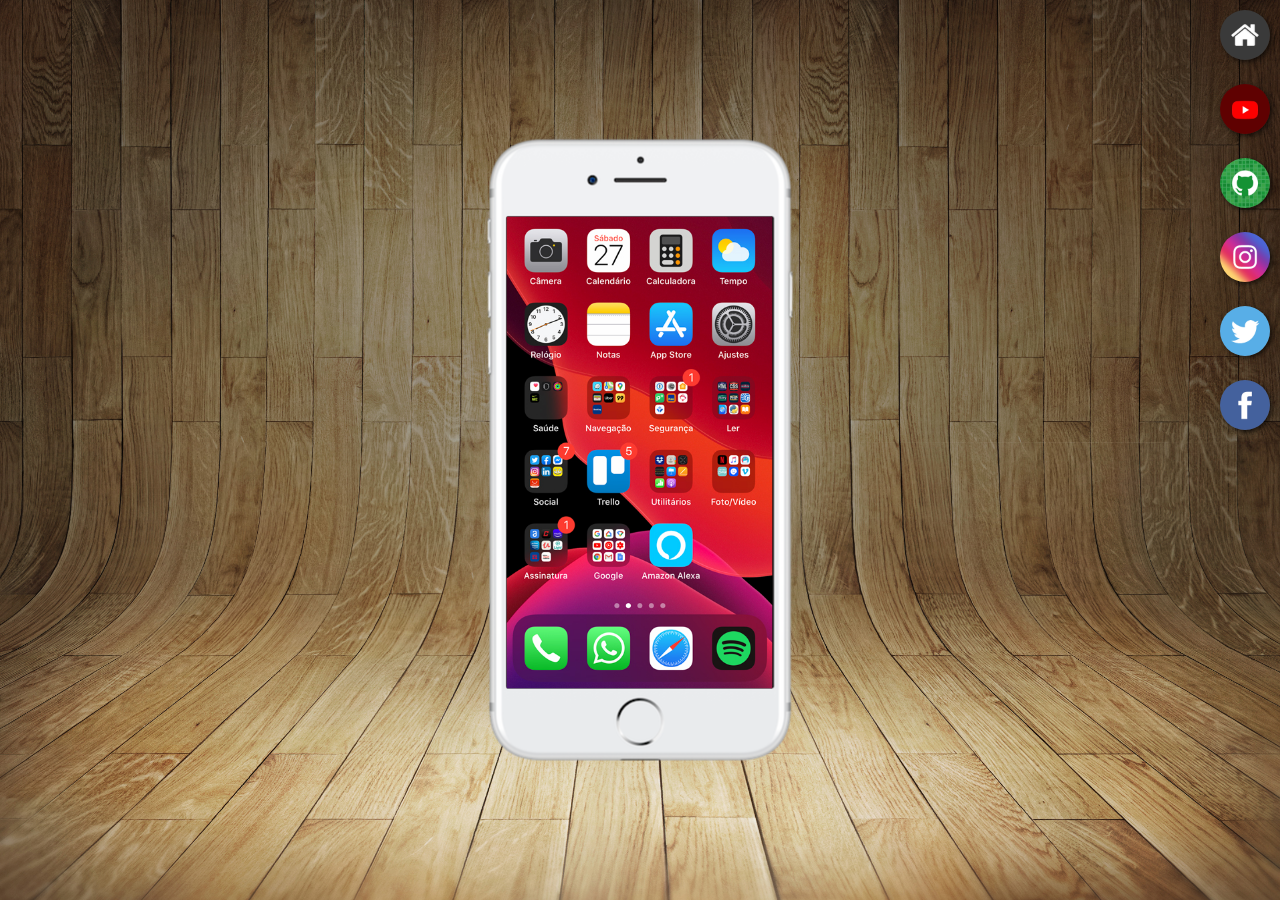
<file: index.html>
<!DOCTYPE html>
<html lang="pt-br">
<head>
    <meta charset="UTF-8">
    <meta name="viewport" content="width=device-width, initial-scale=1.0">
    <title>Social</title>
    <link rel="shortcut icon" href="imagens/favicon.ico" type="image/x-icon">
    <link rel="stylesheet" href="estilos/style.css">
</head>
<body>
    <main>
        <section id="telefone">
            <iframe src="home.html" name="tela" id="tela" frameborder="0"></iframe>

        </section>

        <section id="menu">
            <a href="home.html" target="tela"> <img src="imagens/logo-home.jpg" alt="home"></a><br>
            <a href="youtube.html" target="tela"> <img src="imagens/logo-youtube.jpg" alt="tube"></a> <br>
            <a href="github.html" target="tela"> <img src="imagens/logo-github.jpg" alt="github"></a><br>
            <a href="insta.html" target="tela"> <img src="imagens/logo-instagram.jpg" alt="inst"></a><br>
            <a href="x.html" target="tela"> <img src="imagens/logo-twitter.jpg" alt="x"></a><br>
            <a href="face.html" target="tela"> <img src="imagens/logo-facebook.jpg" alt="facebook"></a><br>
            
            
            
           
            

        </section>
    </main>
    
</body>
</html>
</file>
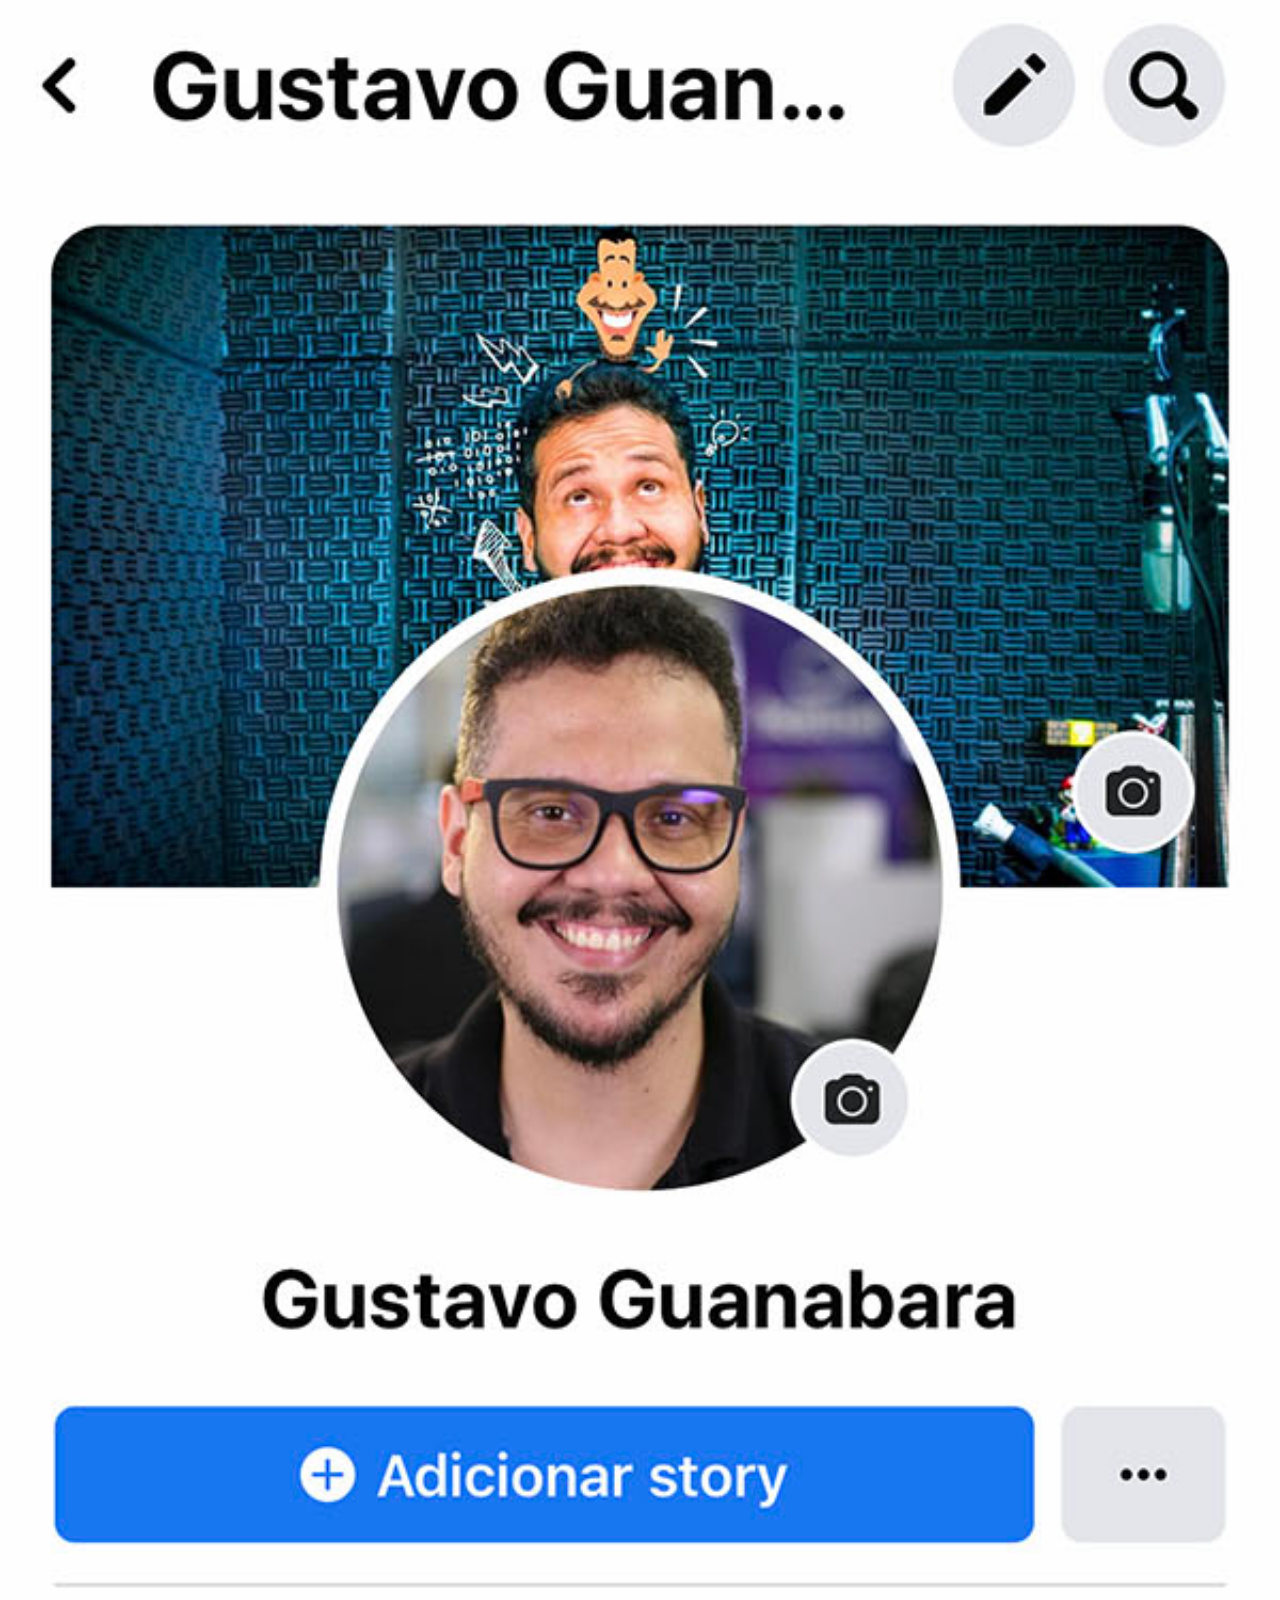
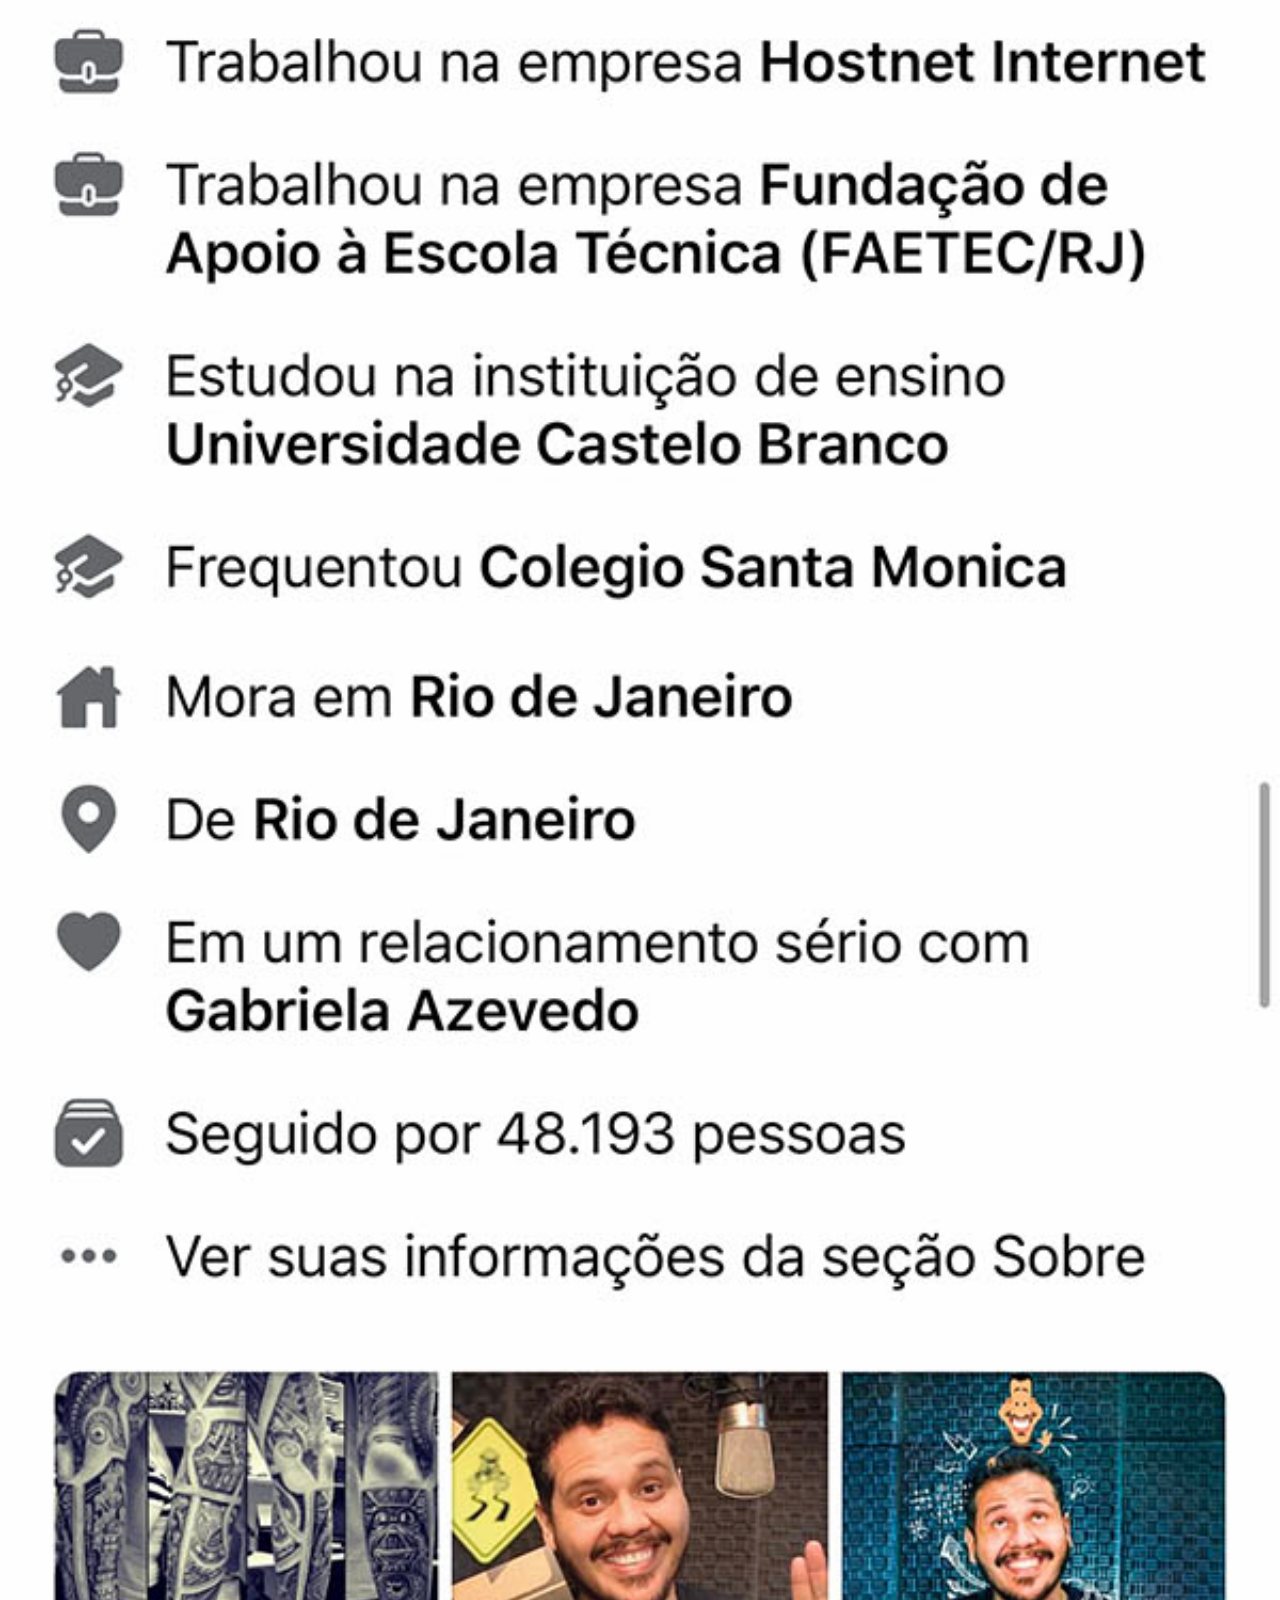
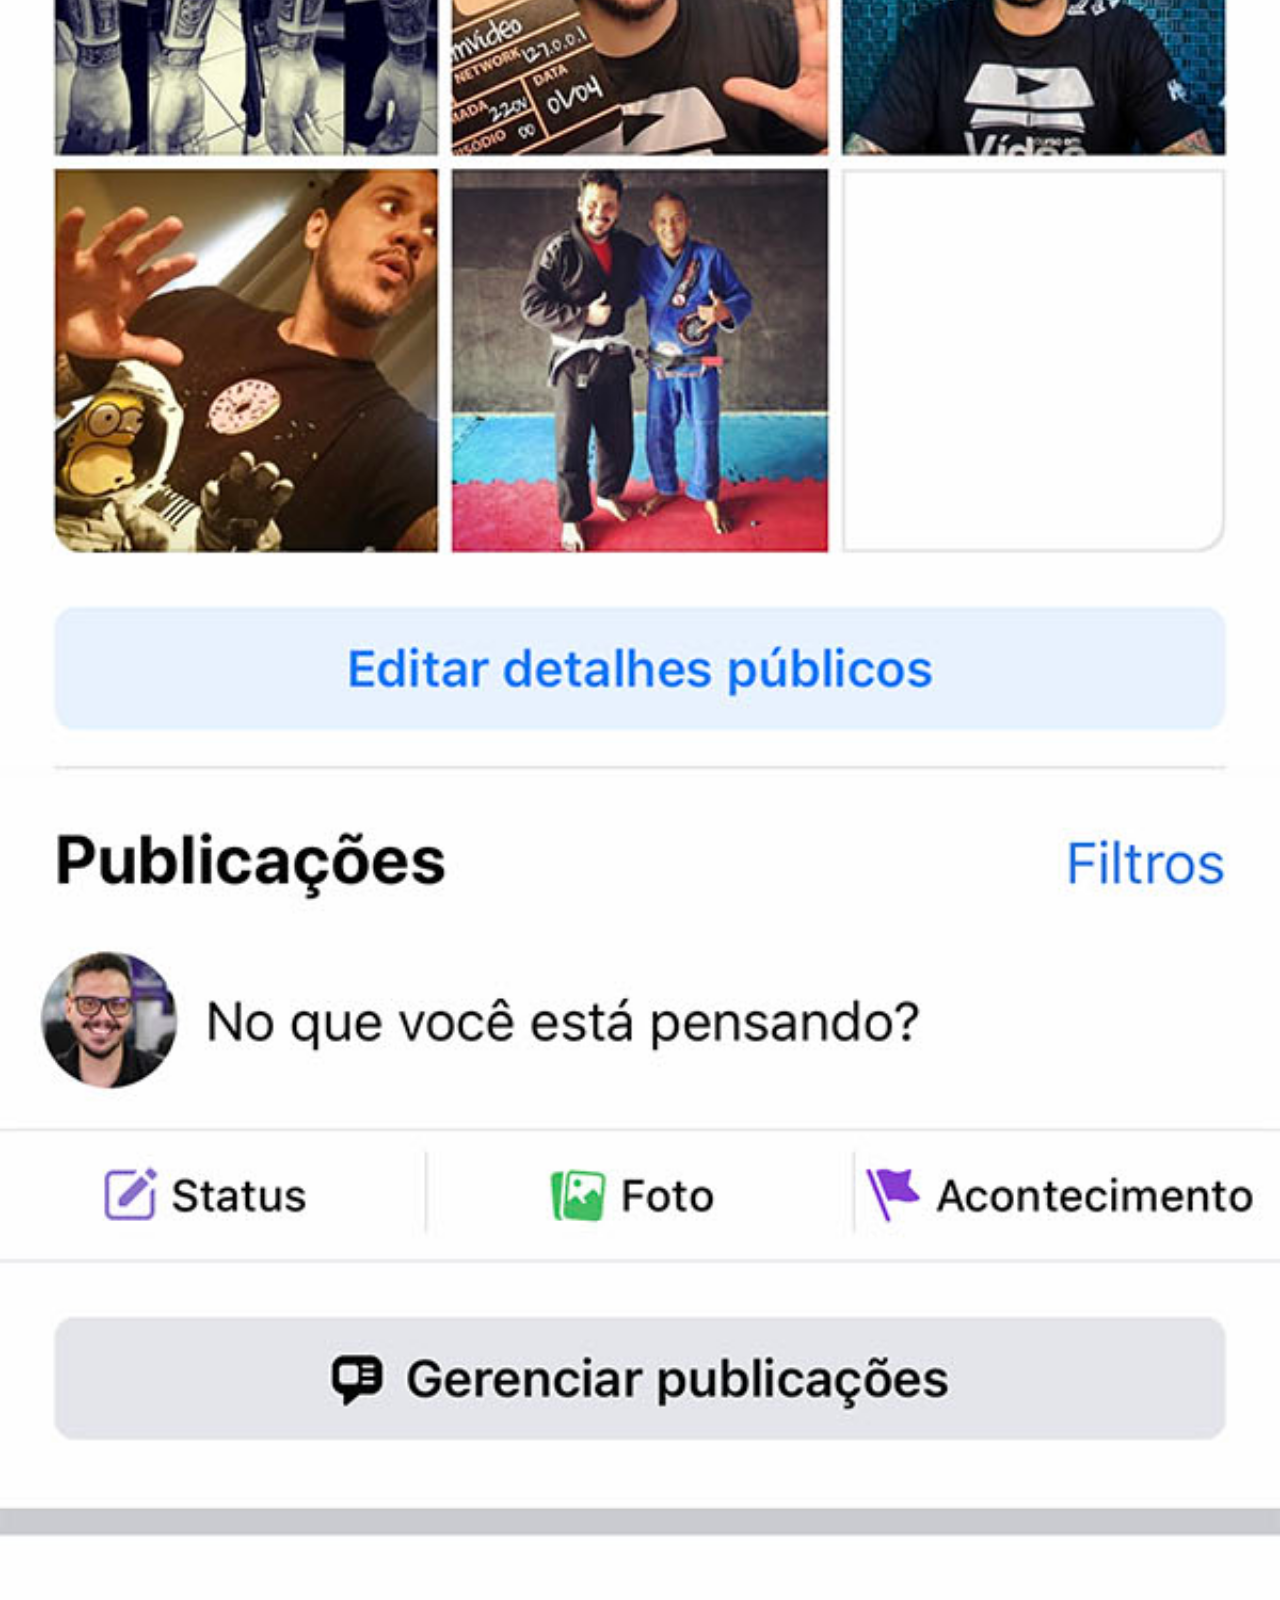
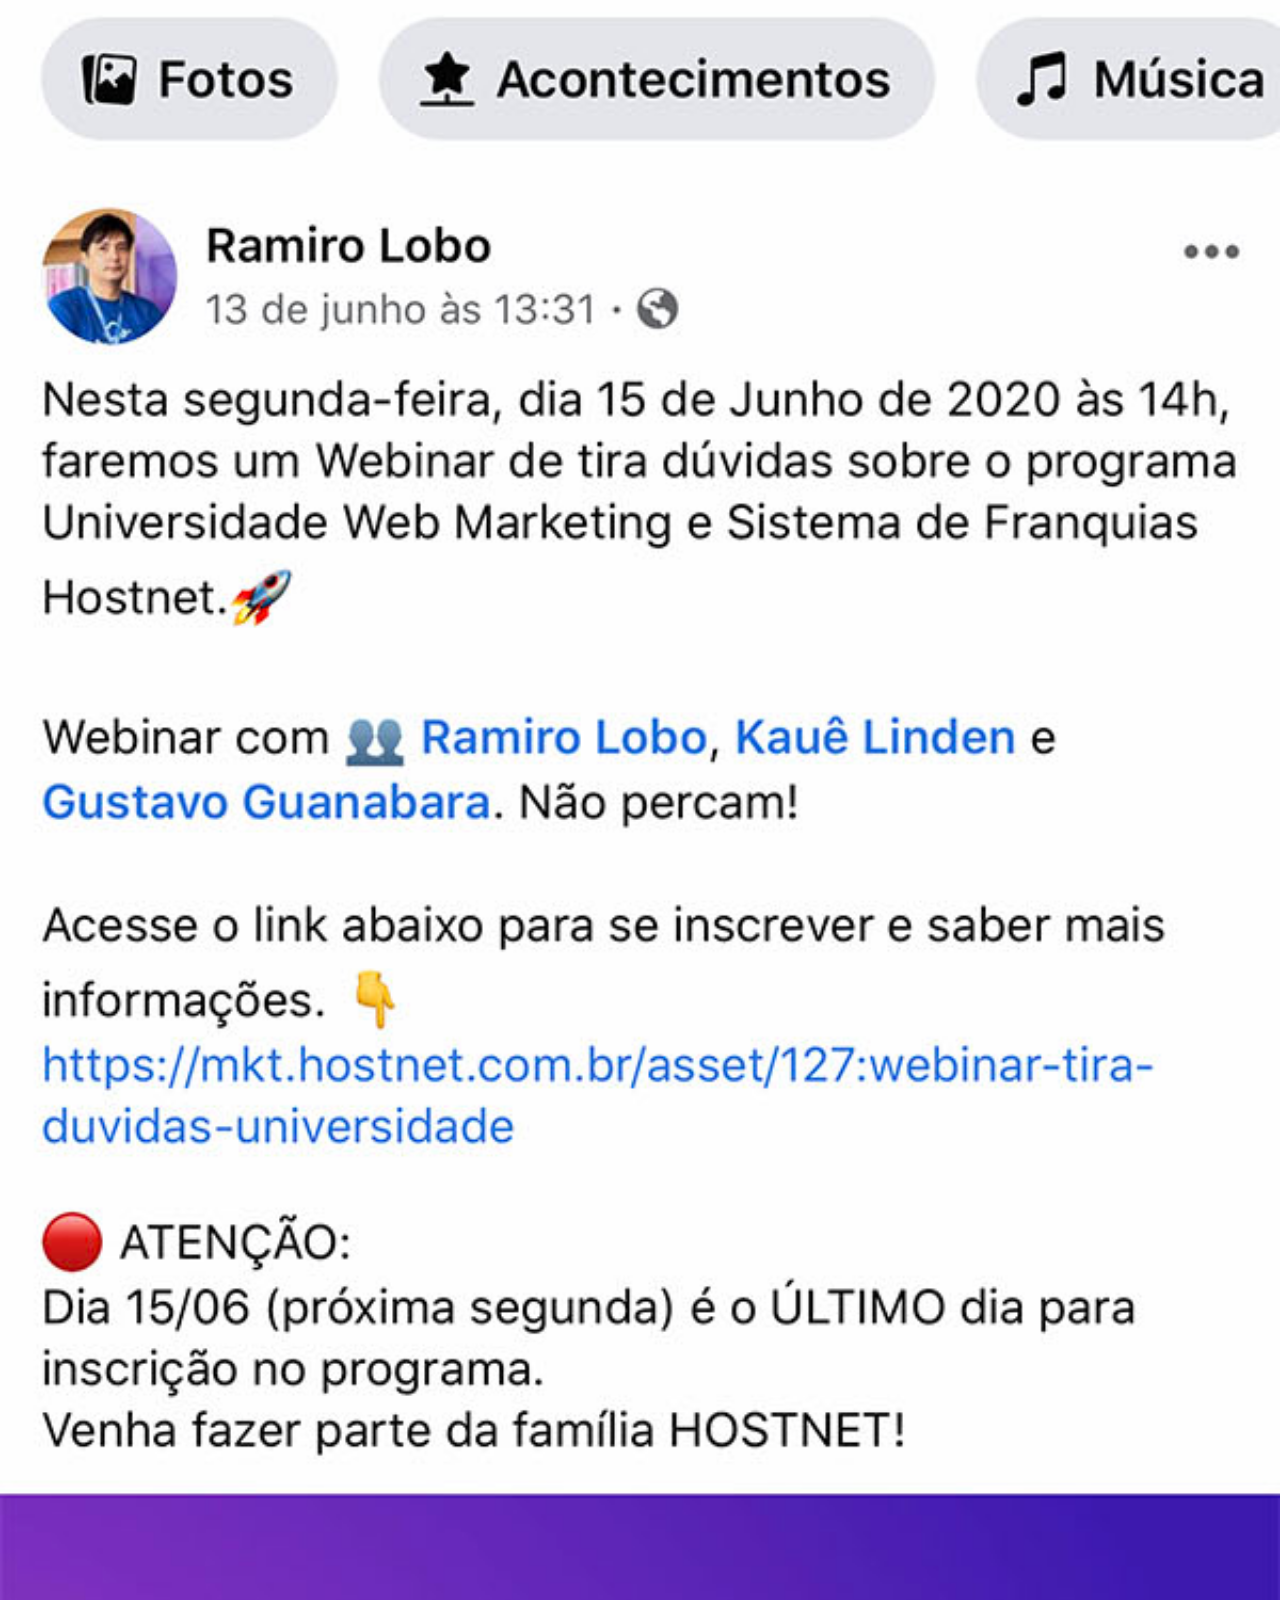
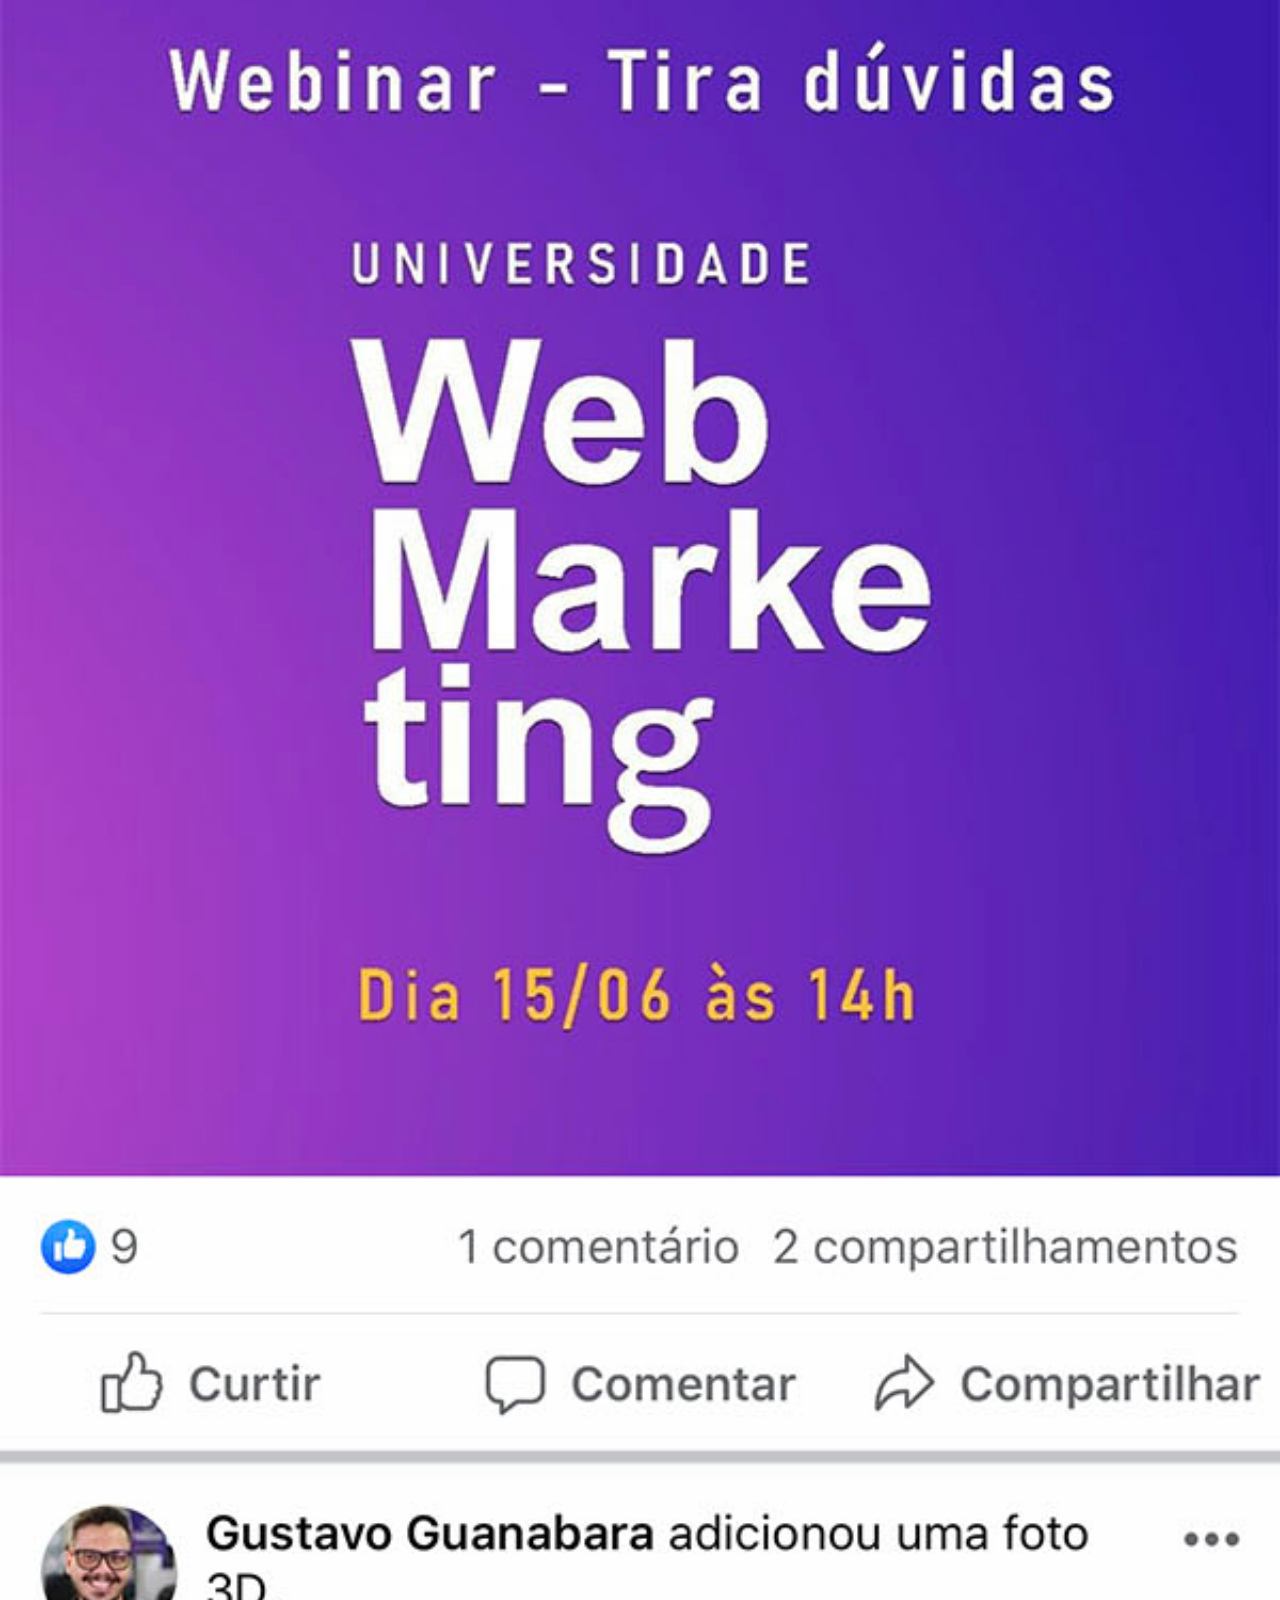
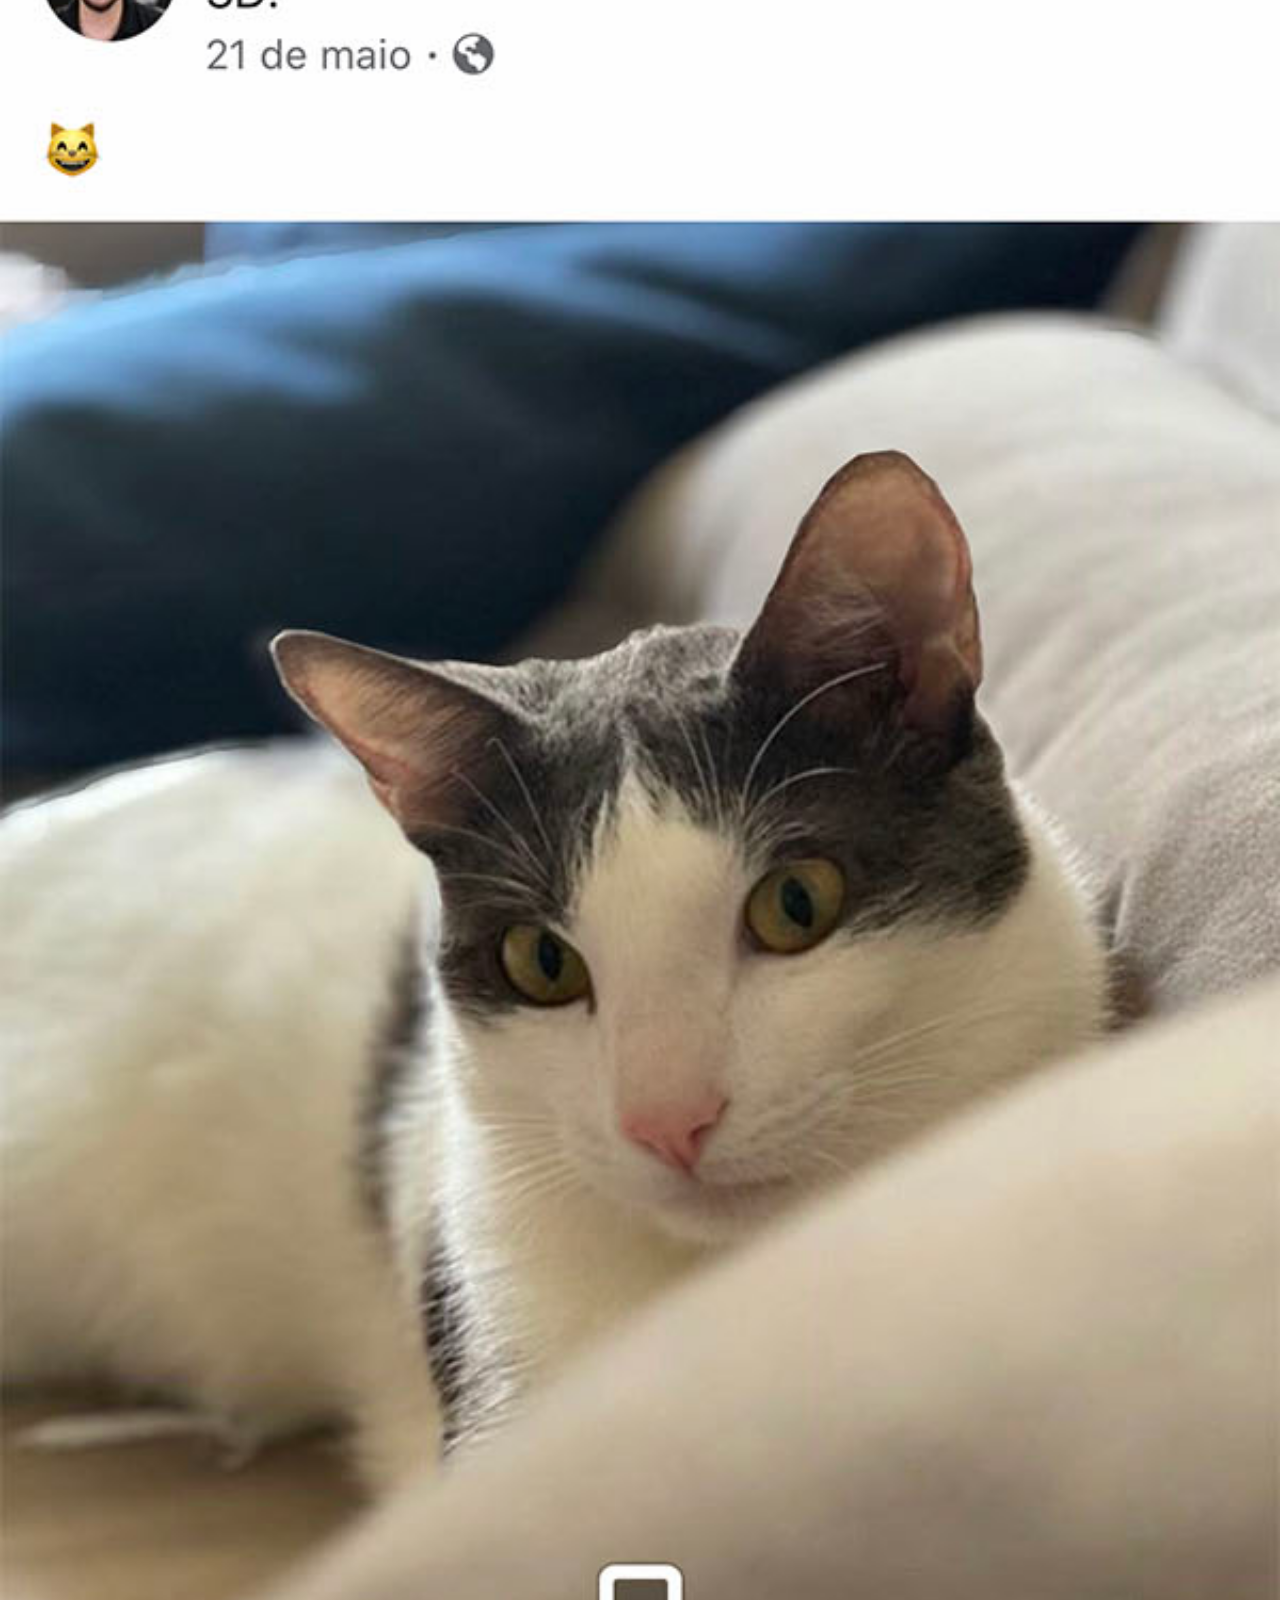
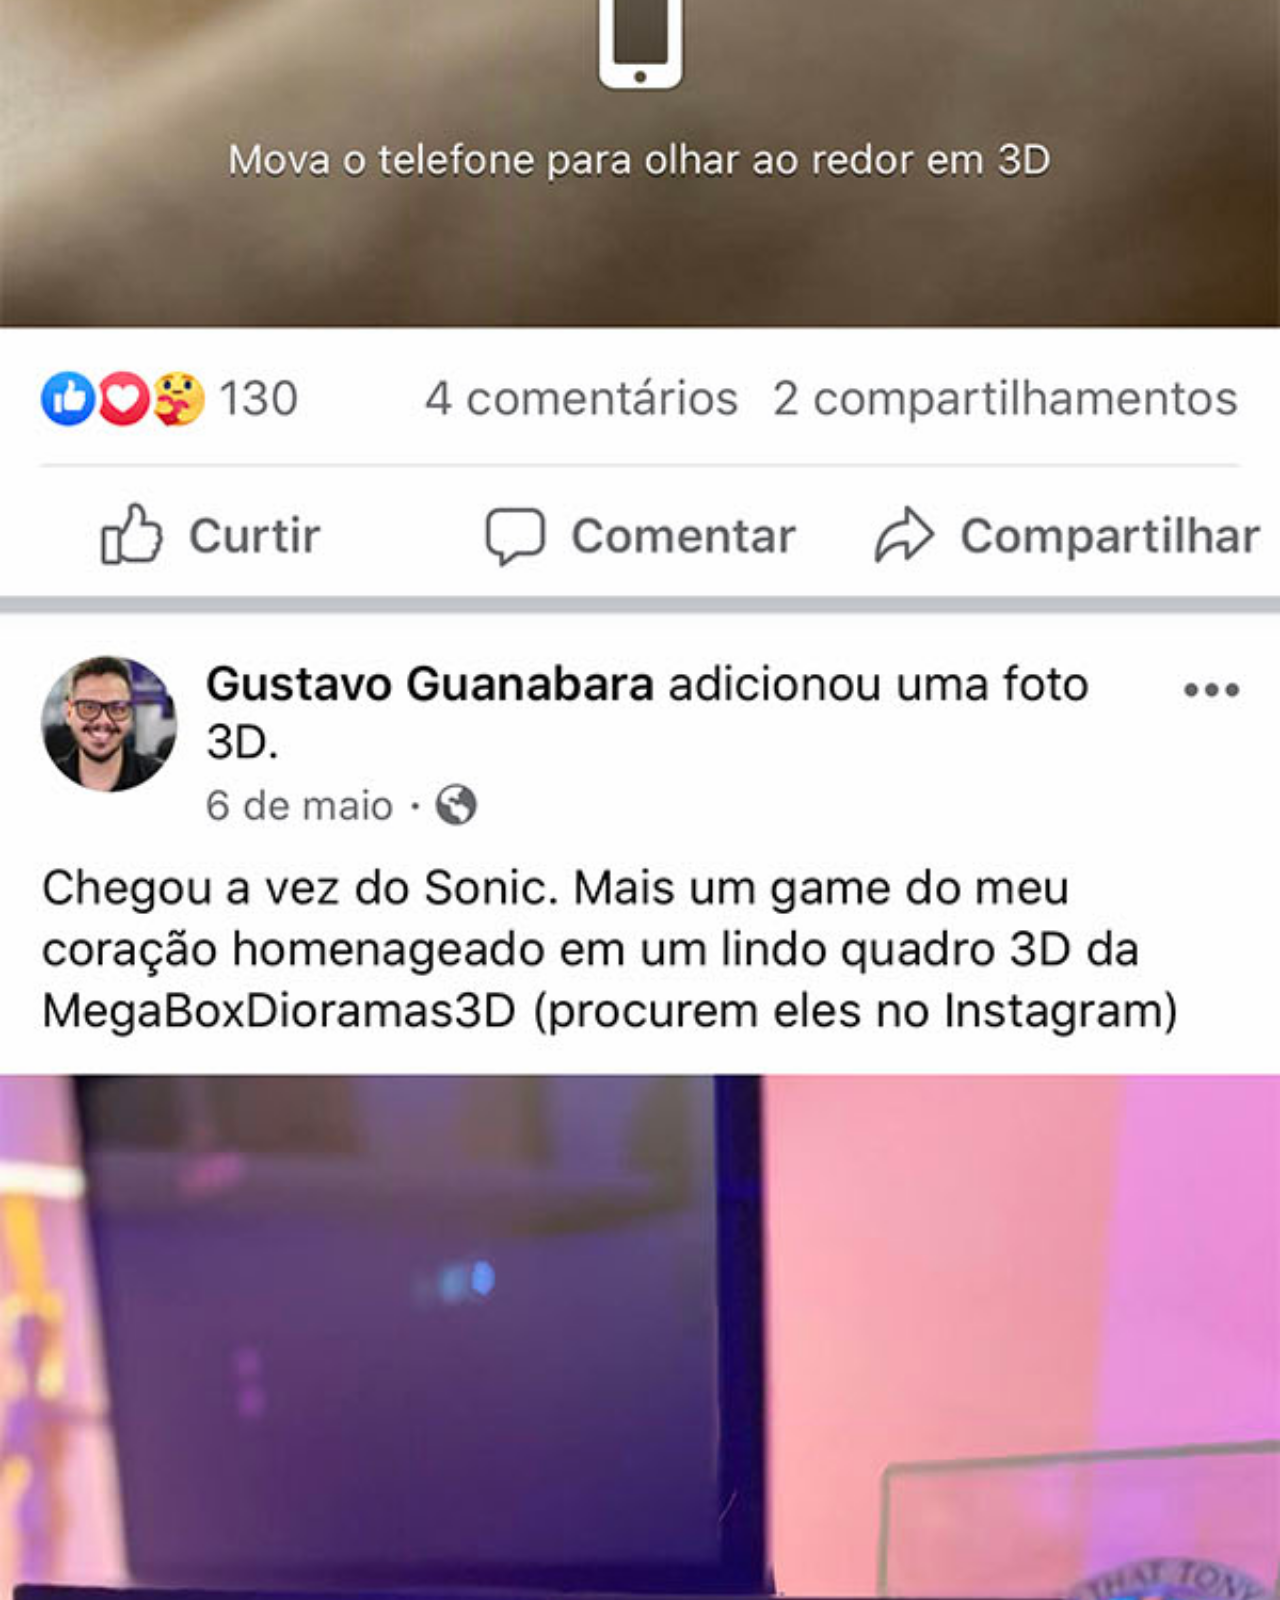
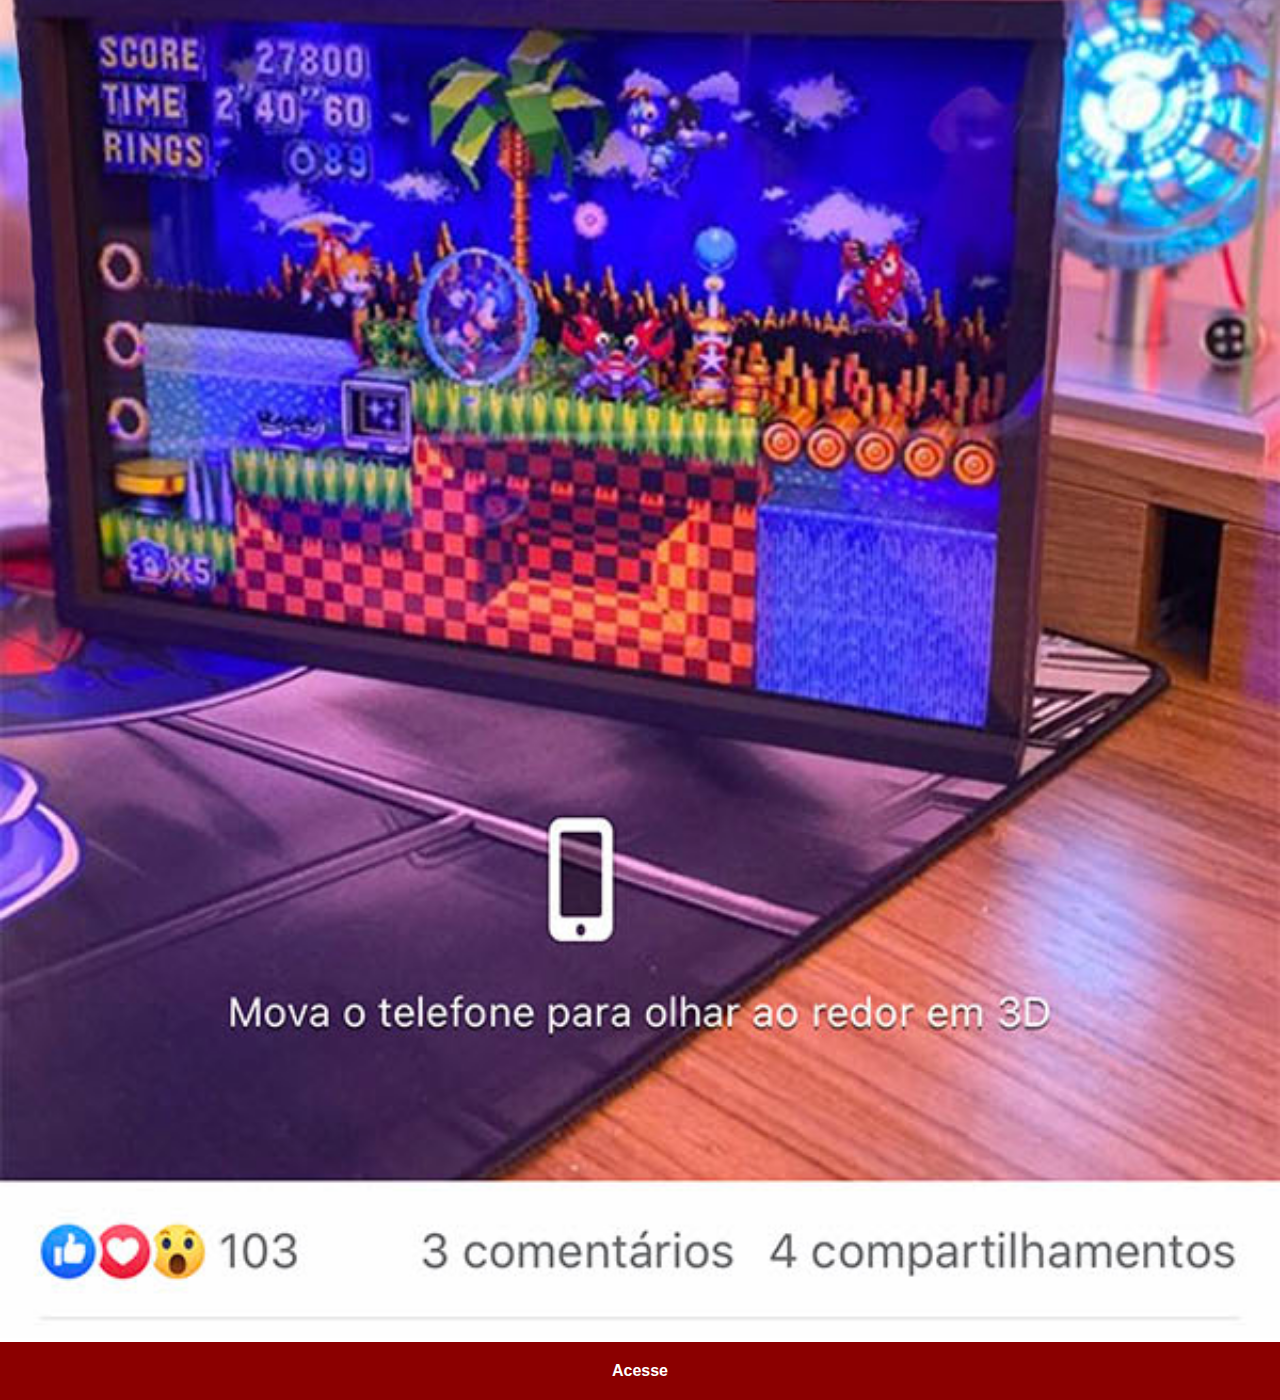
<file: face.html>
<!DOCTYPE html>
<html lang="pt-br">
<head>
    <meta charset="UTF-8">
    <meta name="viewport" content="width=device-width, initial-scale=1.0">
    <title>Document</title>
    <link rel="stylesheet" href="estilos/paginas.css">
</head>
<body>
    <img src="imagens/tela-facebook.jpg" alt="face">
    <a href="https://www.facebook.com/?locale=pt_BR" target="_blank">Acesse</a>
</body>
</html>
</file>
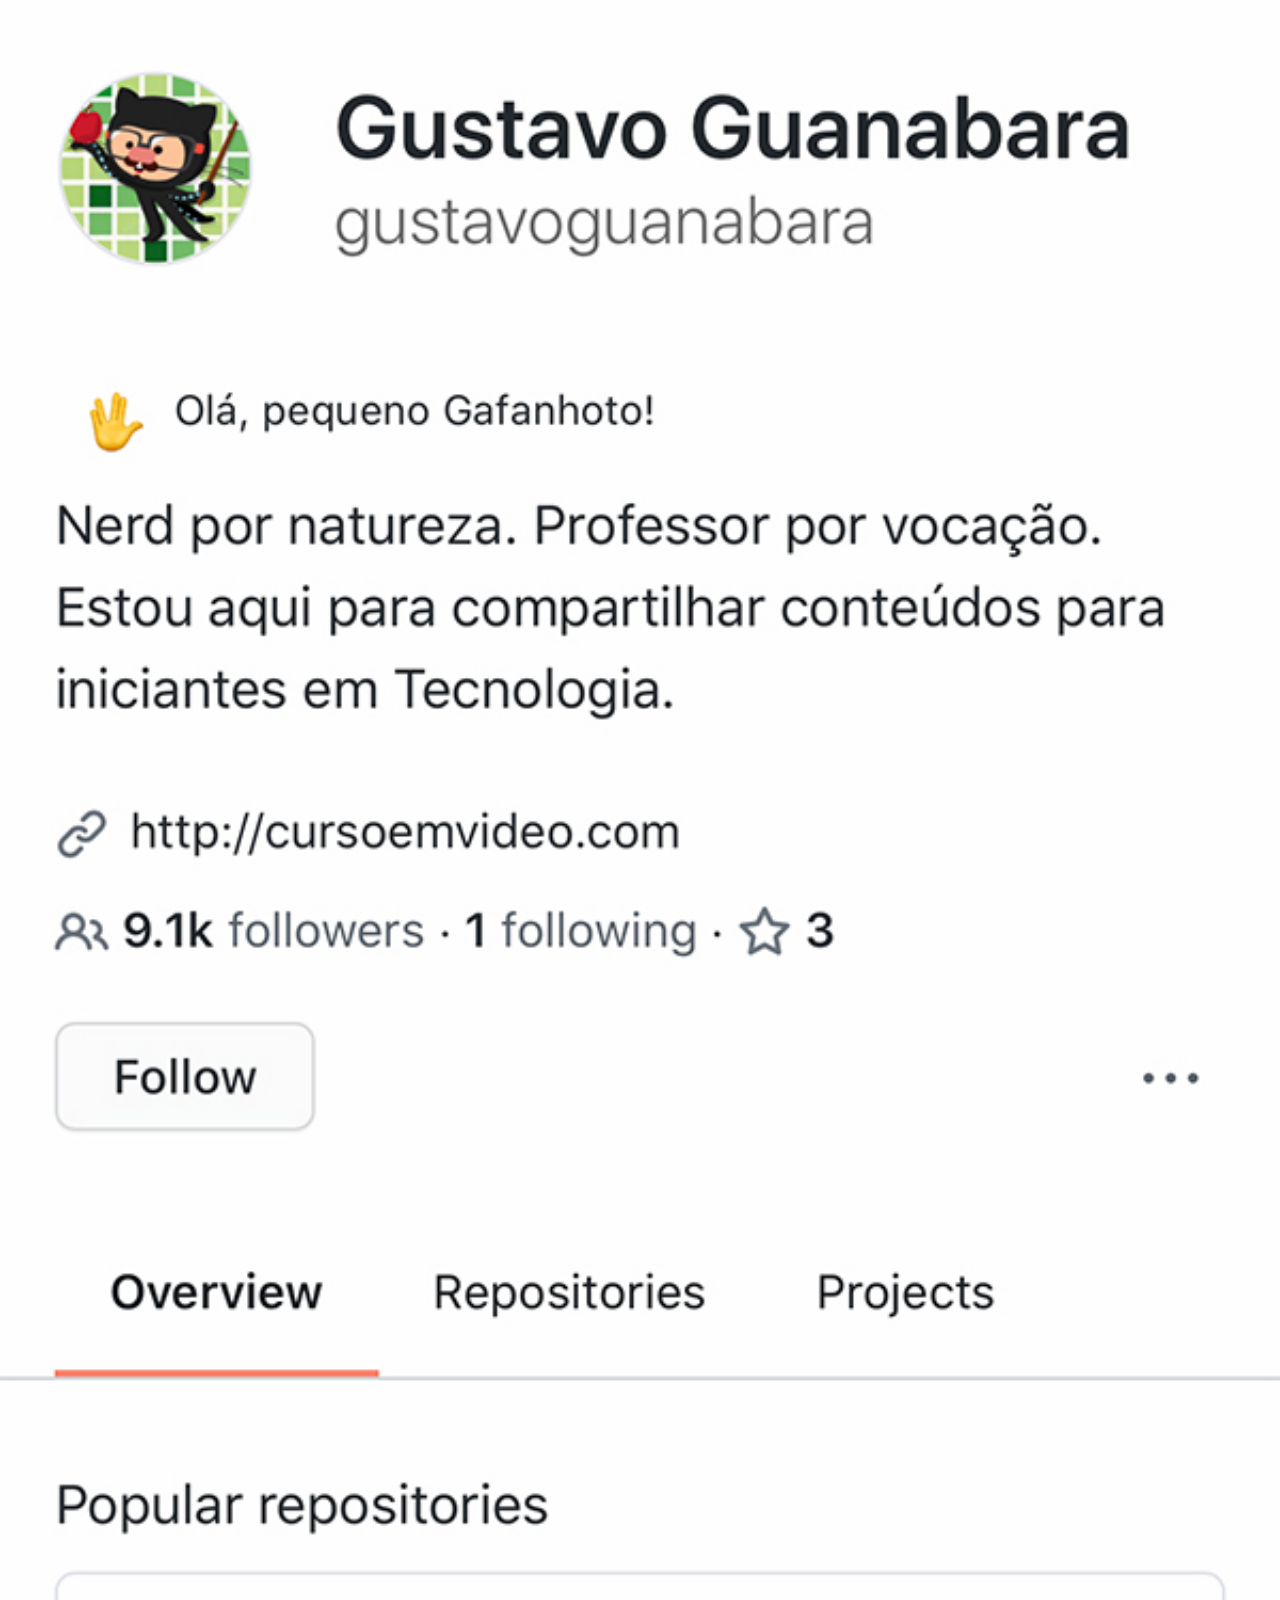
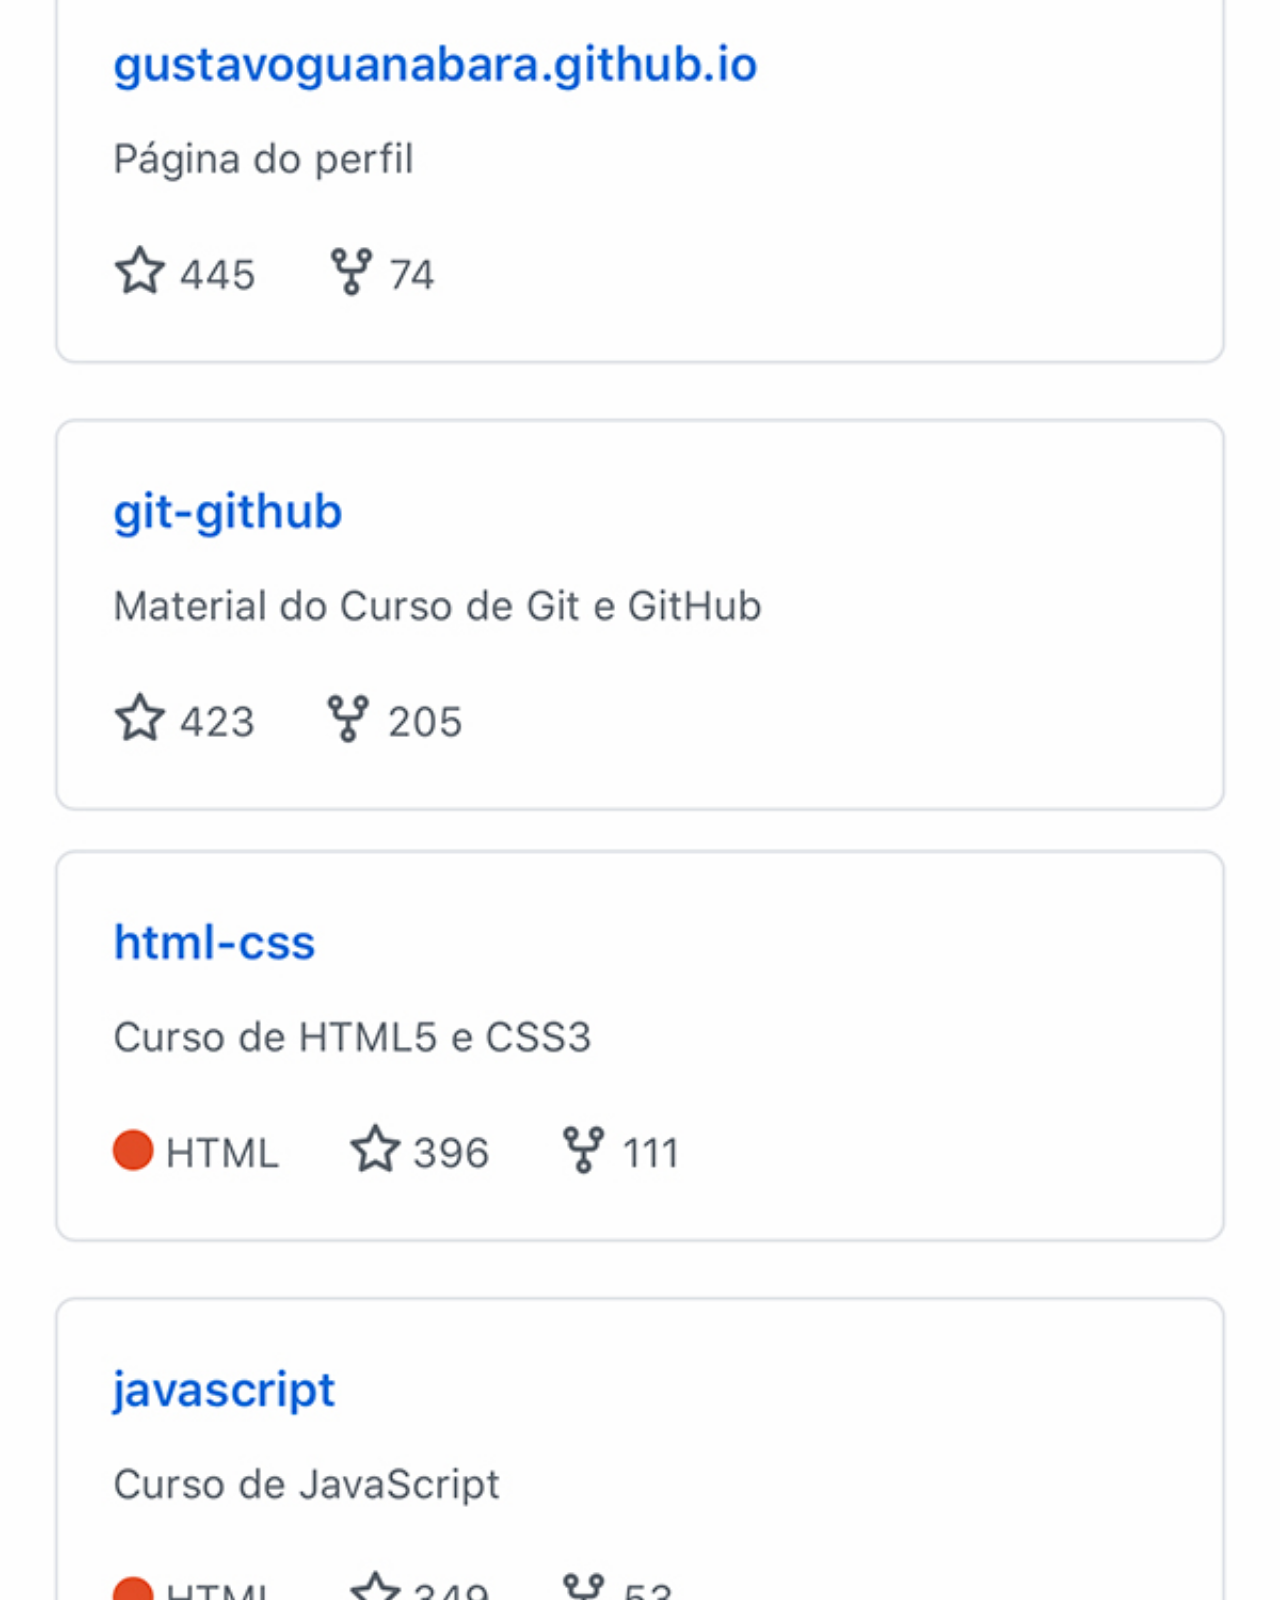
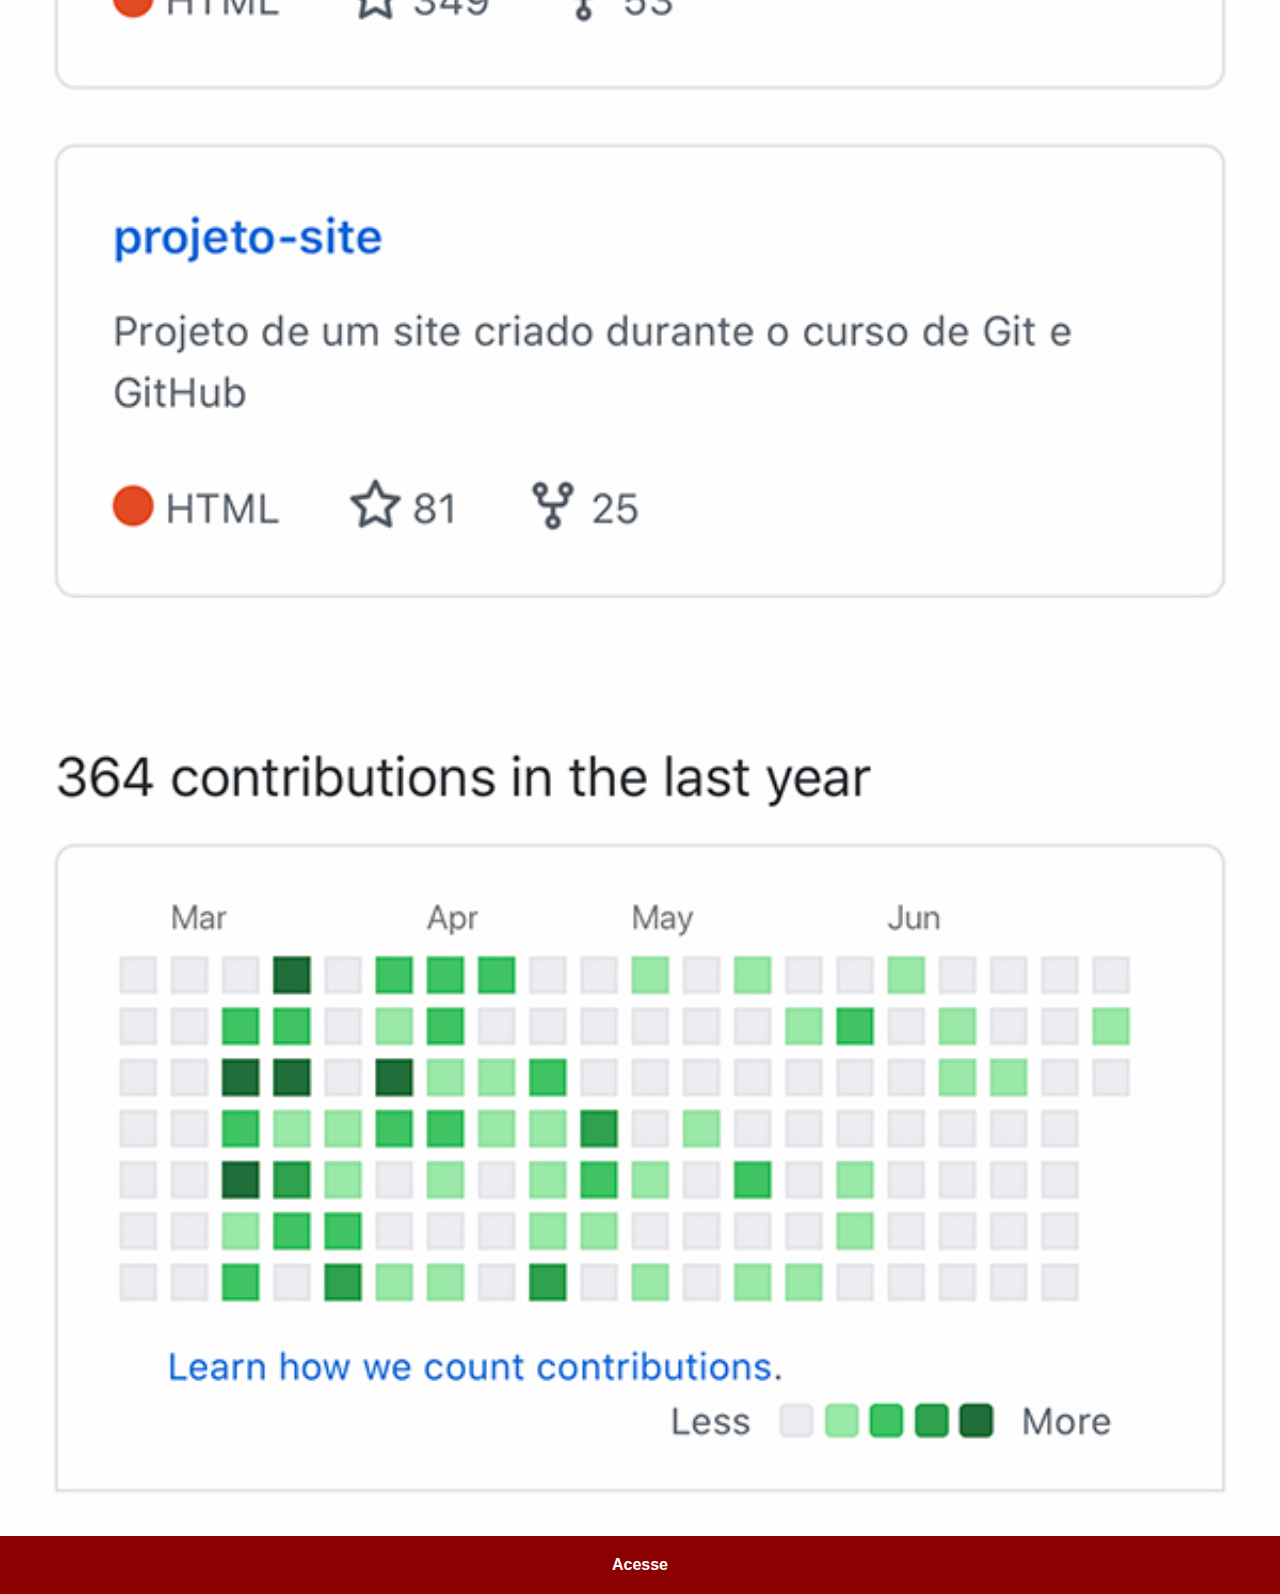
<file: github.html>
<!DOCTYPE html>
<html lang="pt-br">
<head>
    <meta charset="UTF-8">
    <meta name="viewport" content="width=device-width, initial-scale=1.0">
    <title>github</title>
    <link rel="stylesheet" href="estilos/paginas.css">
</head>
<body>

    <img src="imagens/tela-github.jpg" alt="github">
    <a href="https://github.com/" target="_blank"> Acesse</a>
    
</body>
</html>
</file>
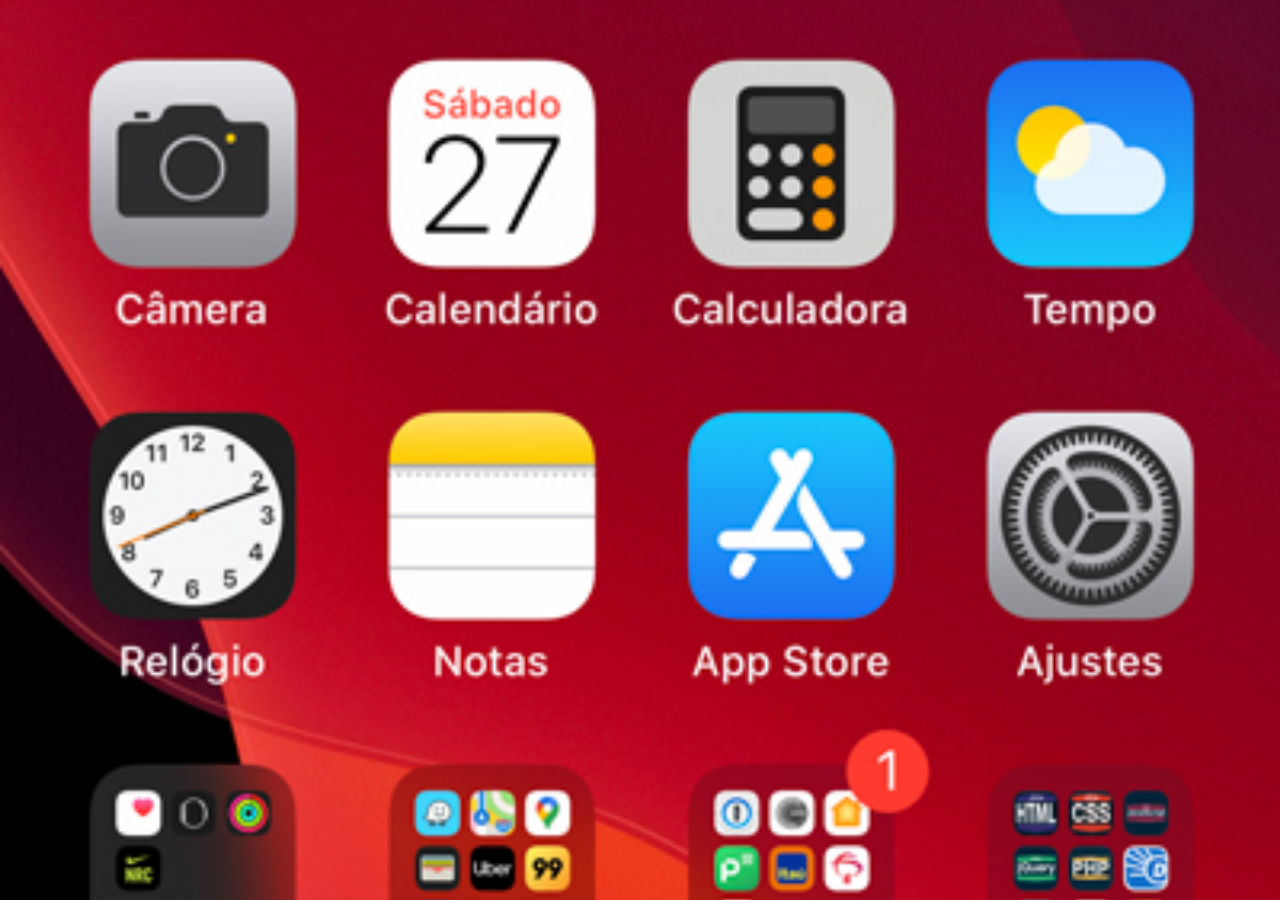
<file: home.html>
<!DOCTYPE html>
<html lang="pt-br">
<head>
    <meta charset="UTF-8">
    <meta name="viewport" content="width=device-width, initial-scale=1.0">
    <title>Home</title>
</head>
<style>
    *{
        margin: 0px;
        padding: 0px;
    }

    body{
        width: 100vw;
        height: 100vh;
        background: black url('imagens/tela-home.jpg') no-repeat  top center;
        background-size: cover;
       
    }
</style>
<body>
    
</body>
</html>
</file>
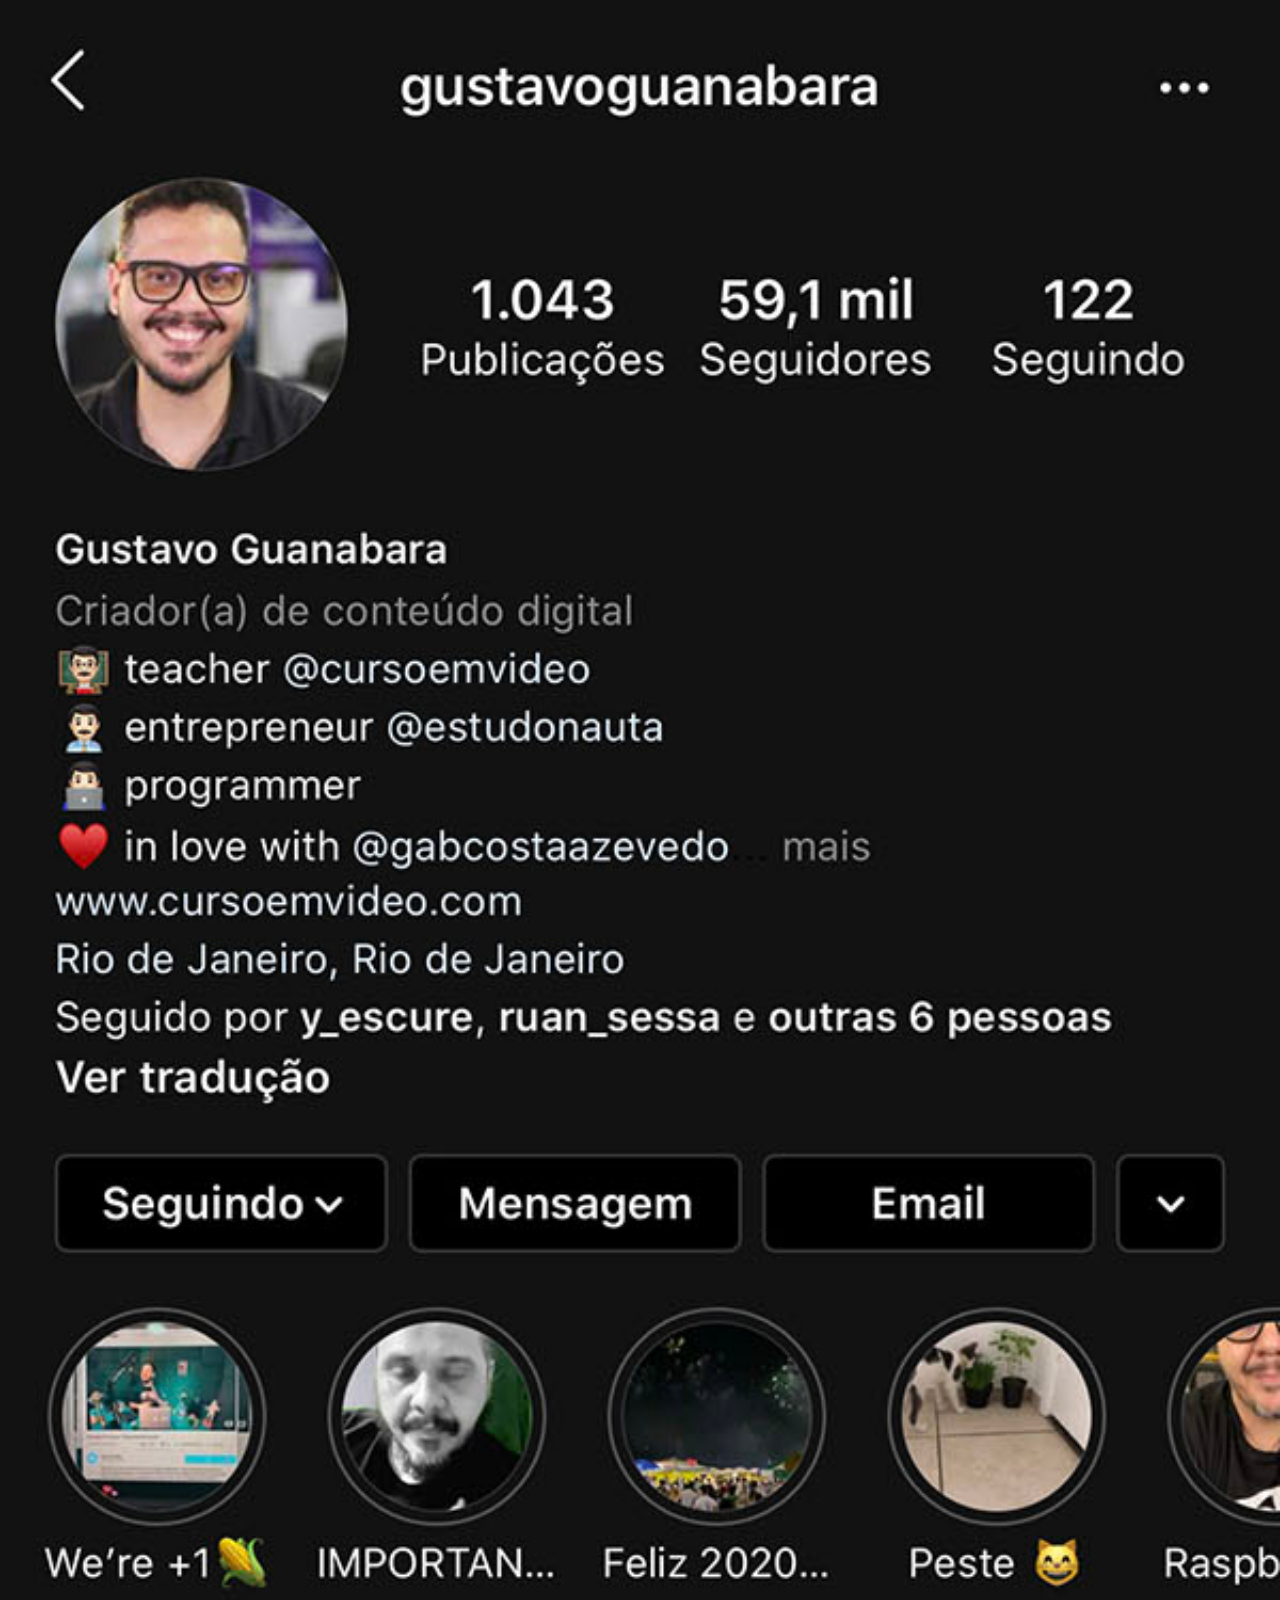
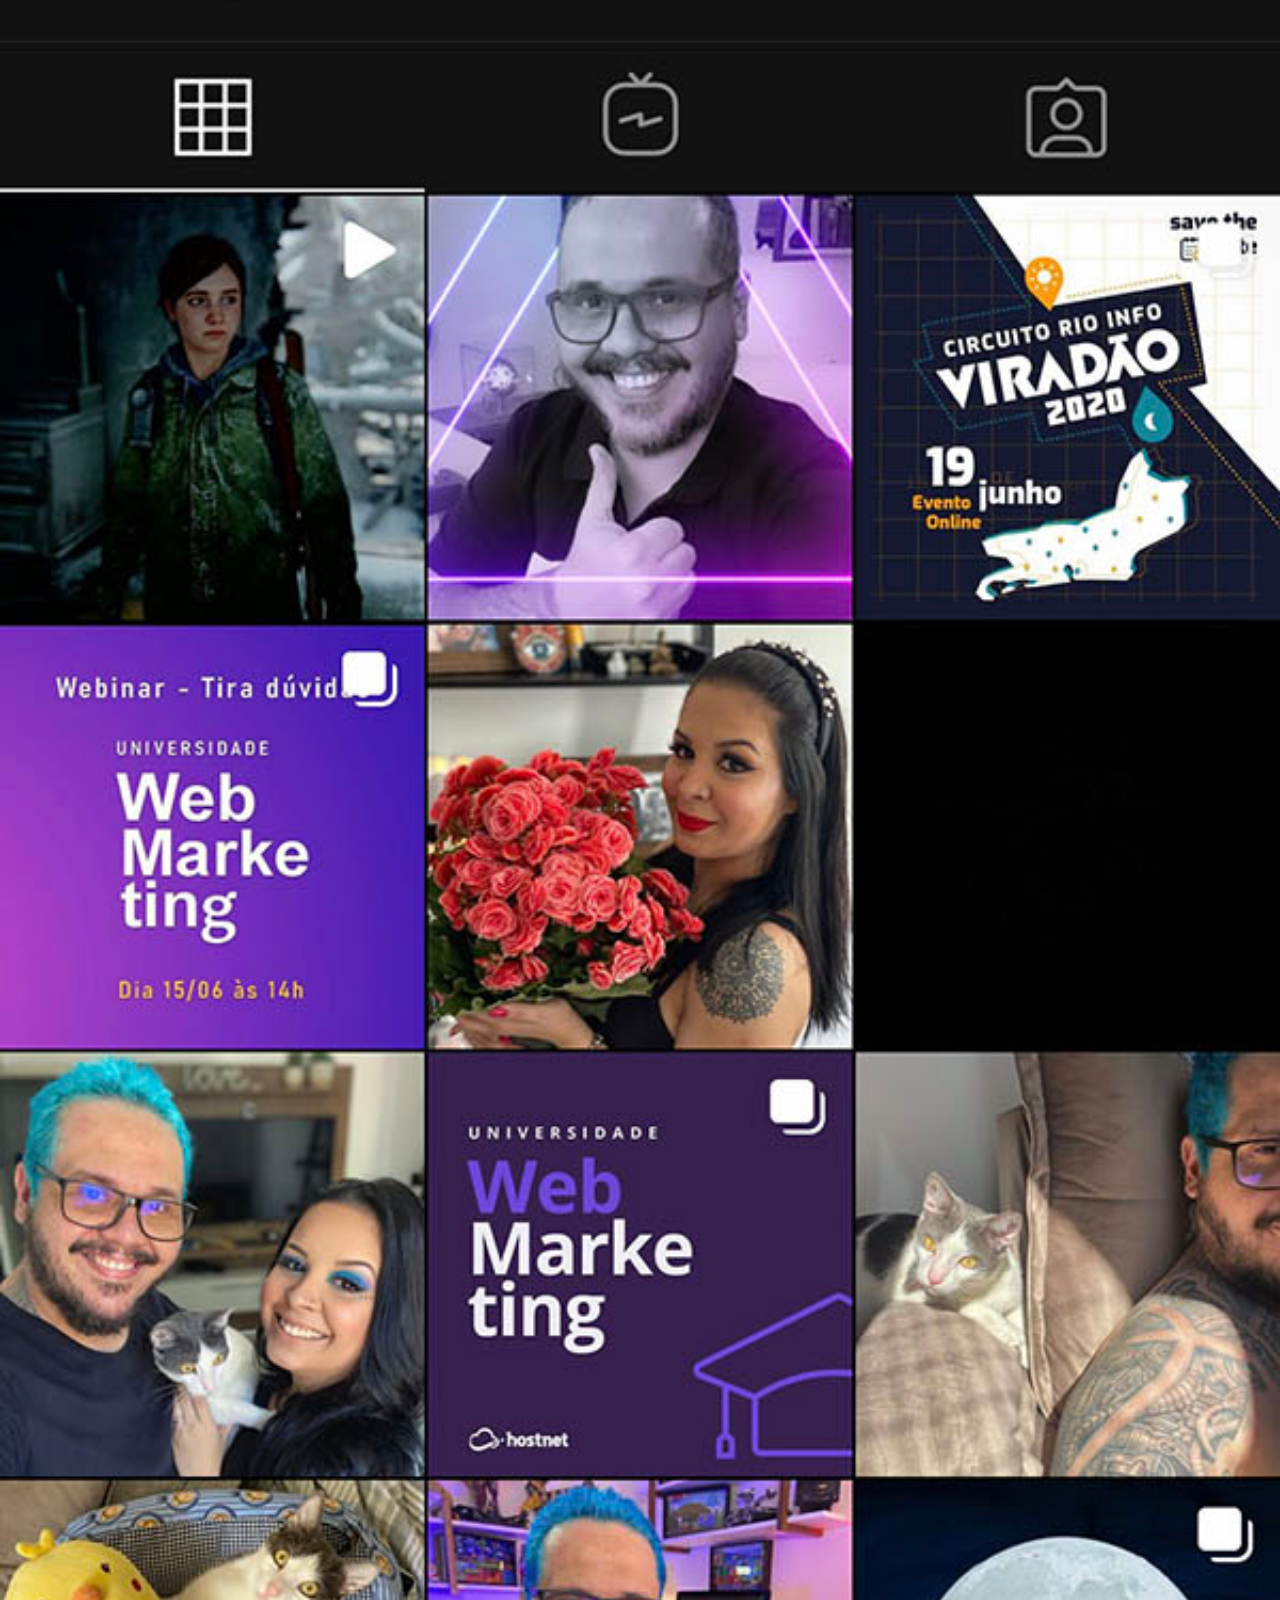
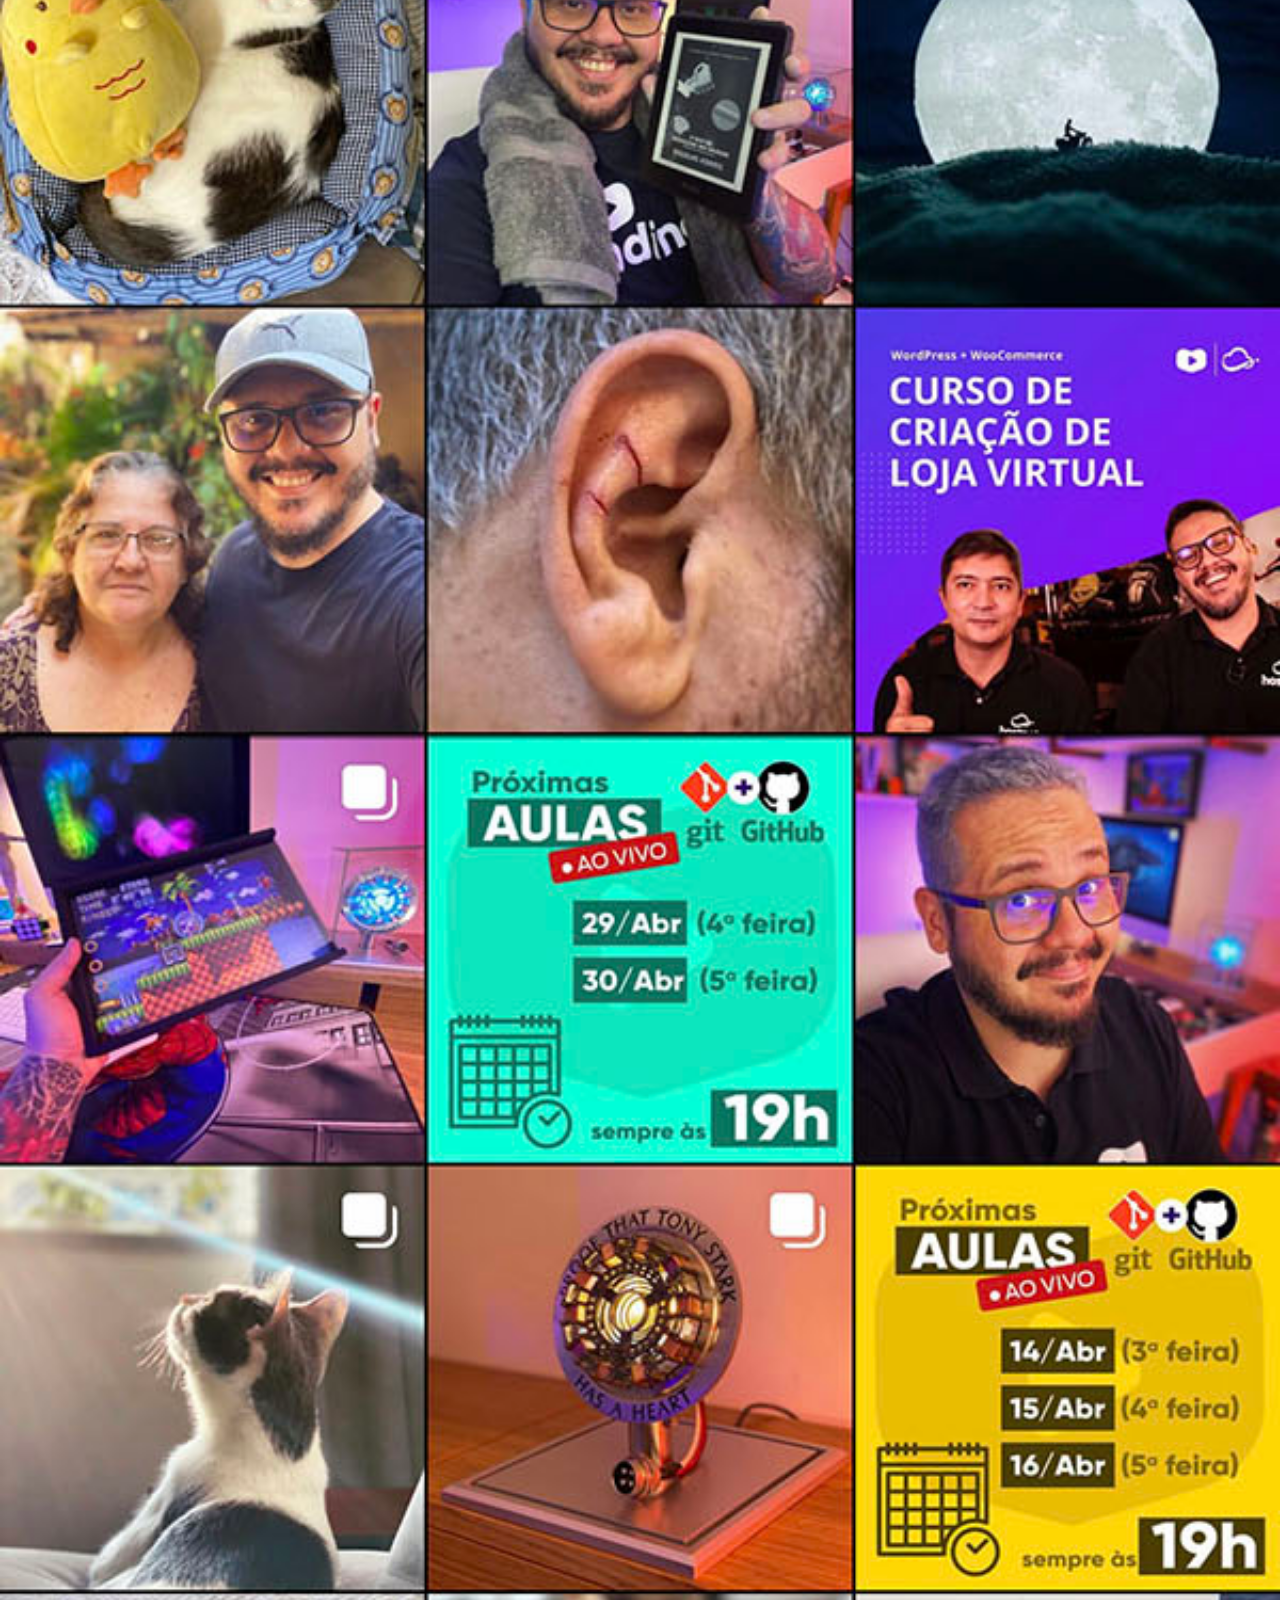
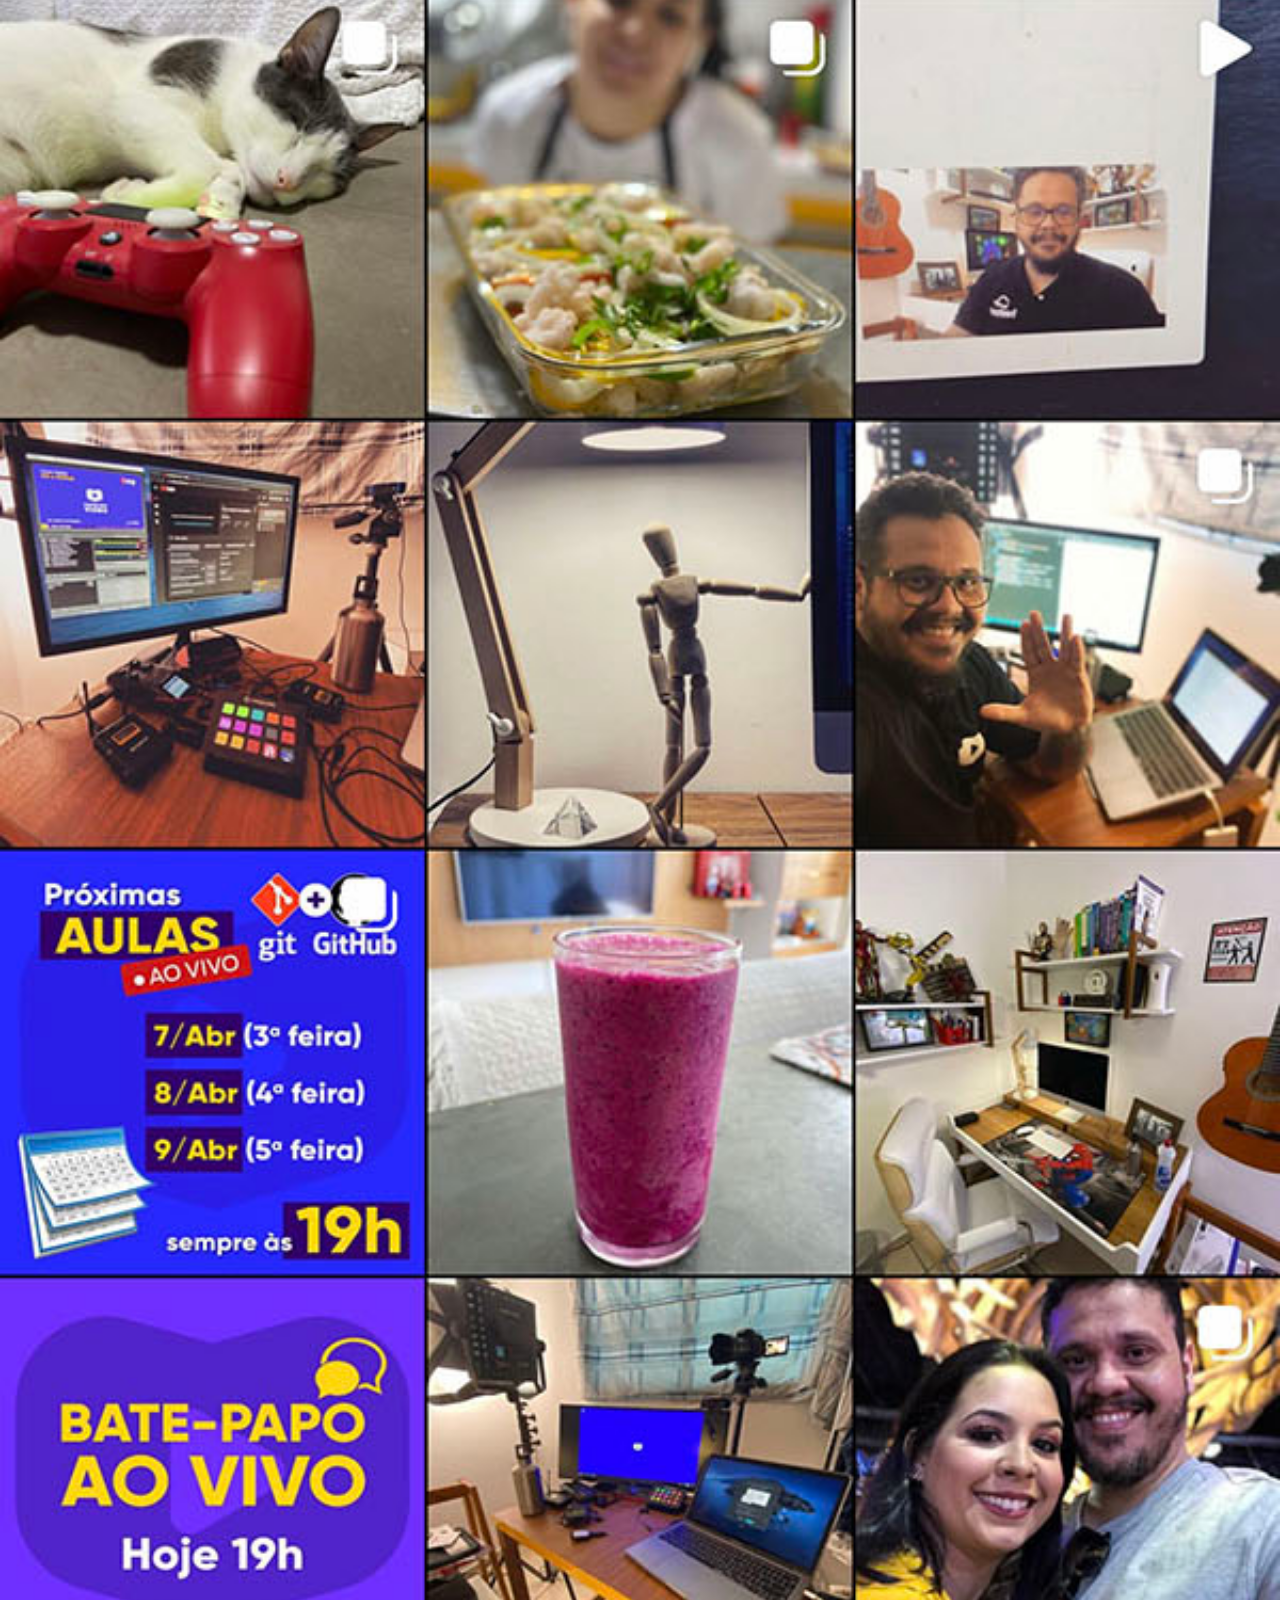
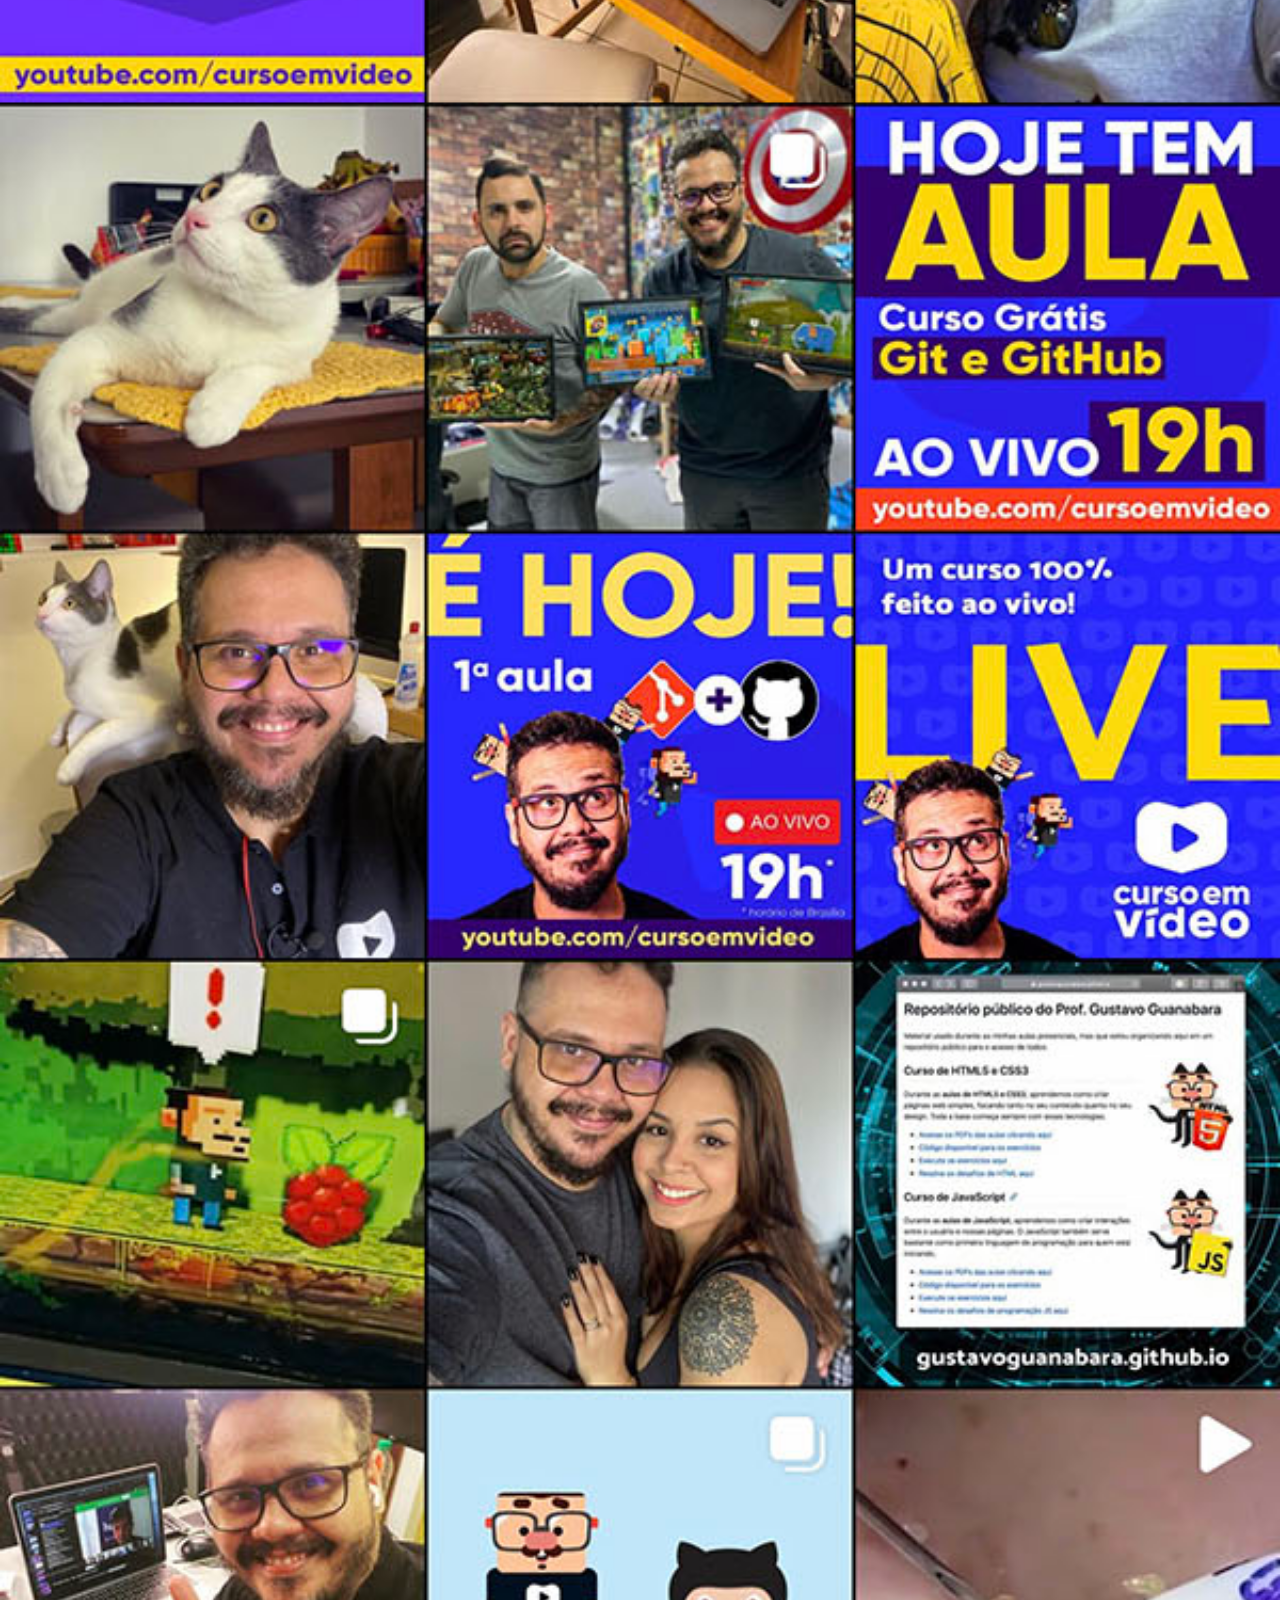
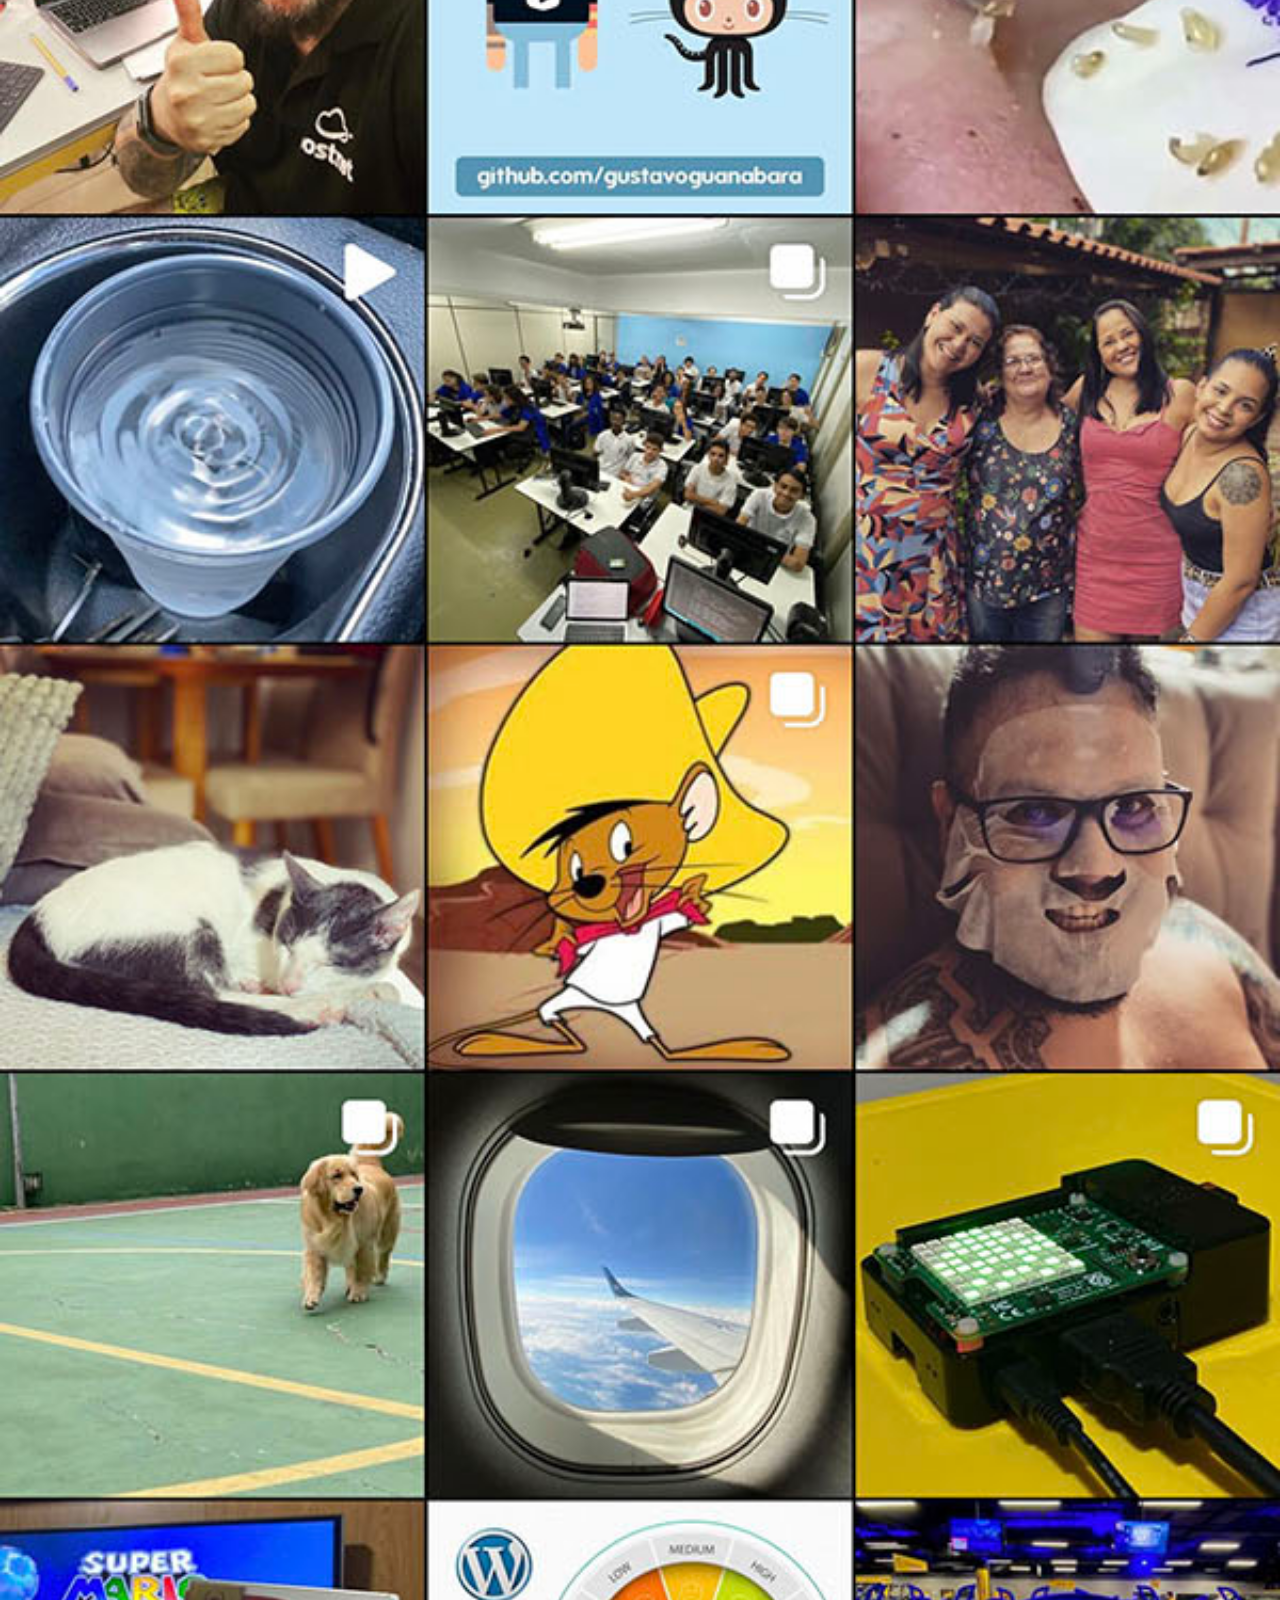
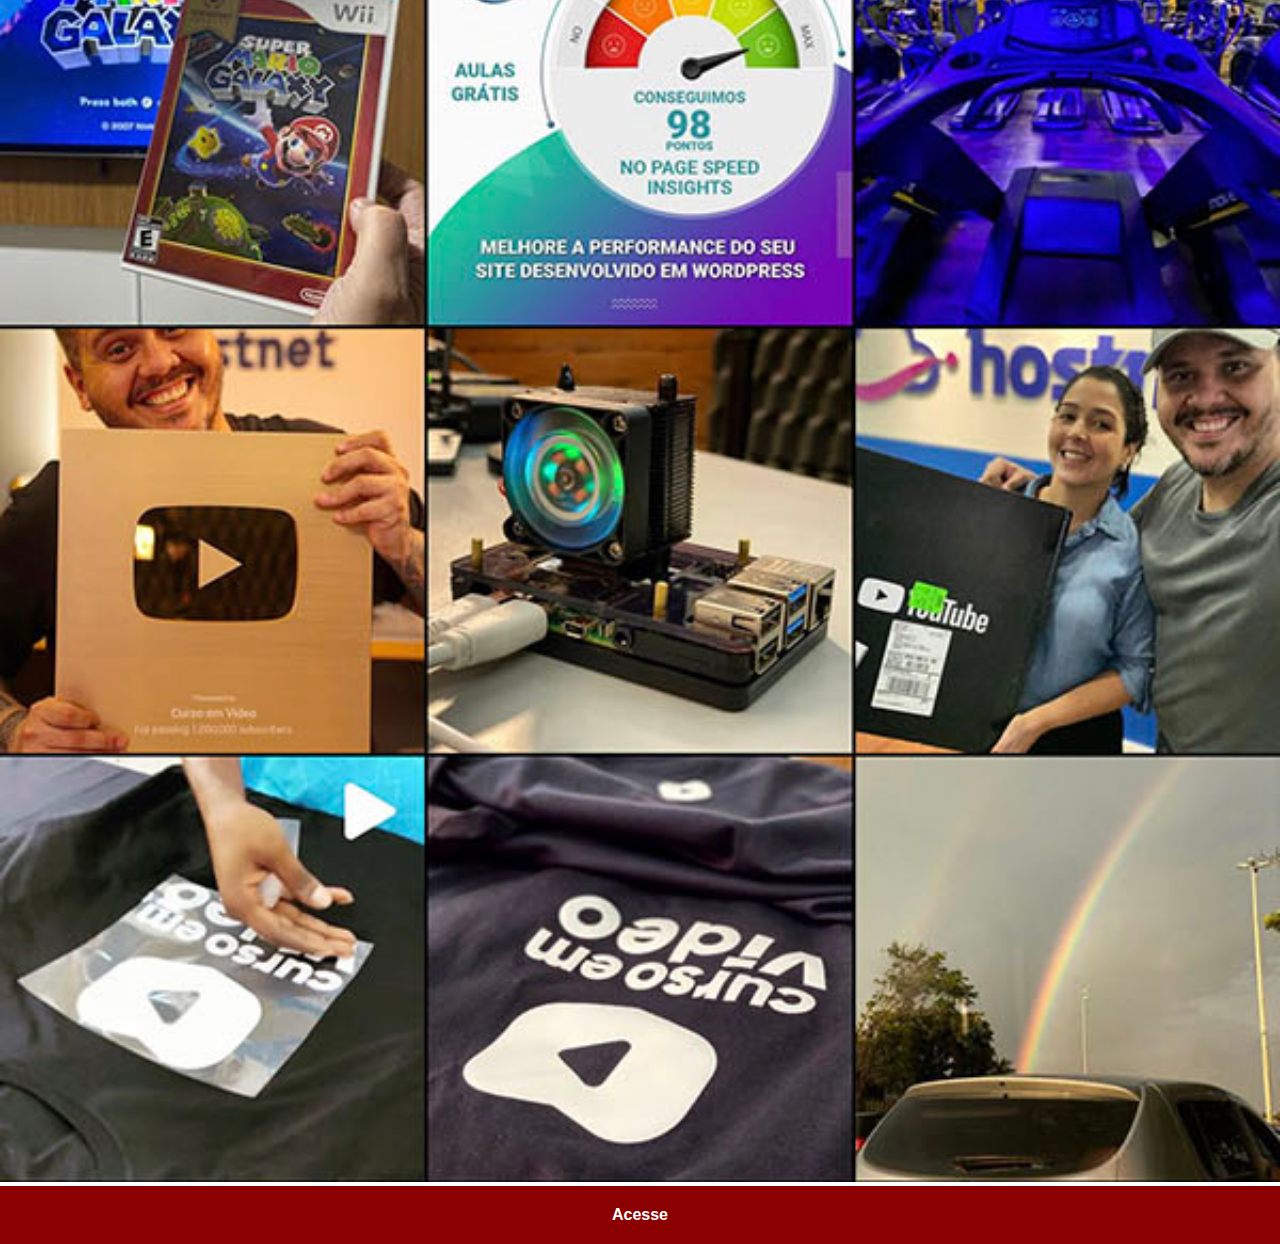
<file: insta.html>
<!DOCTYPE html>
<html lang="pt-br">
<head>
    <meta charset="UTF-8">
    <meta name="viewport" content="width=device-width, initial-scale=1.0">
    <title>insta</title>
    <link rel="stylesheet" href="estilos/paginas.css">
</head>
<body>
    <img src="imagens/tela-instagram.jpg" alt="insta">
    <a href="https://www.instagram.com/" target="_blank">Acesse</a>
</body>
</html>
</file>
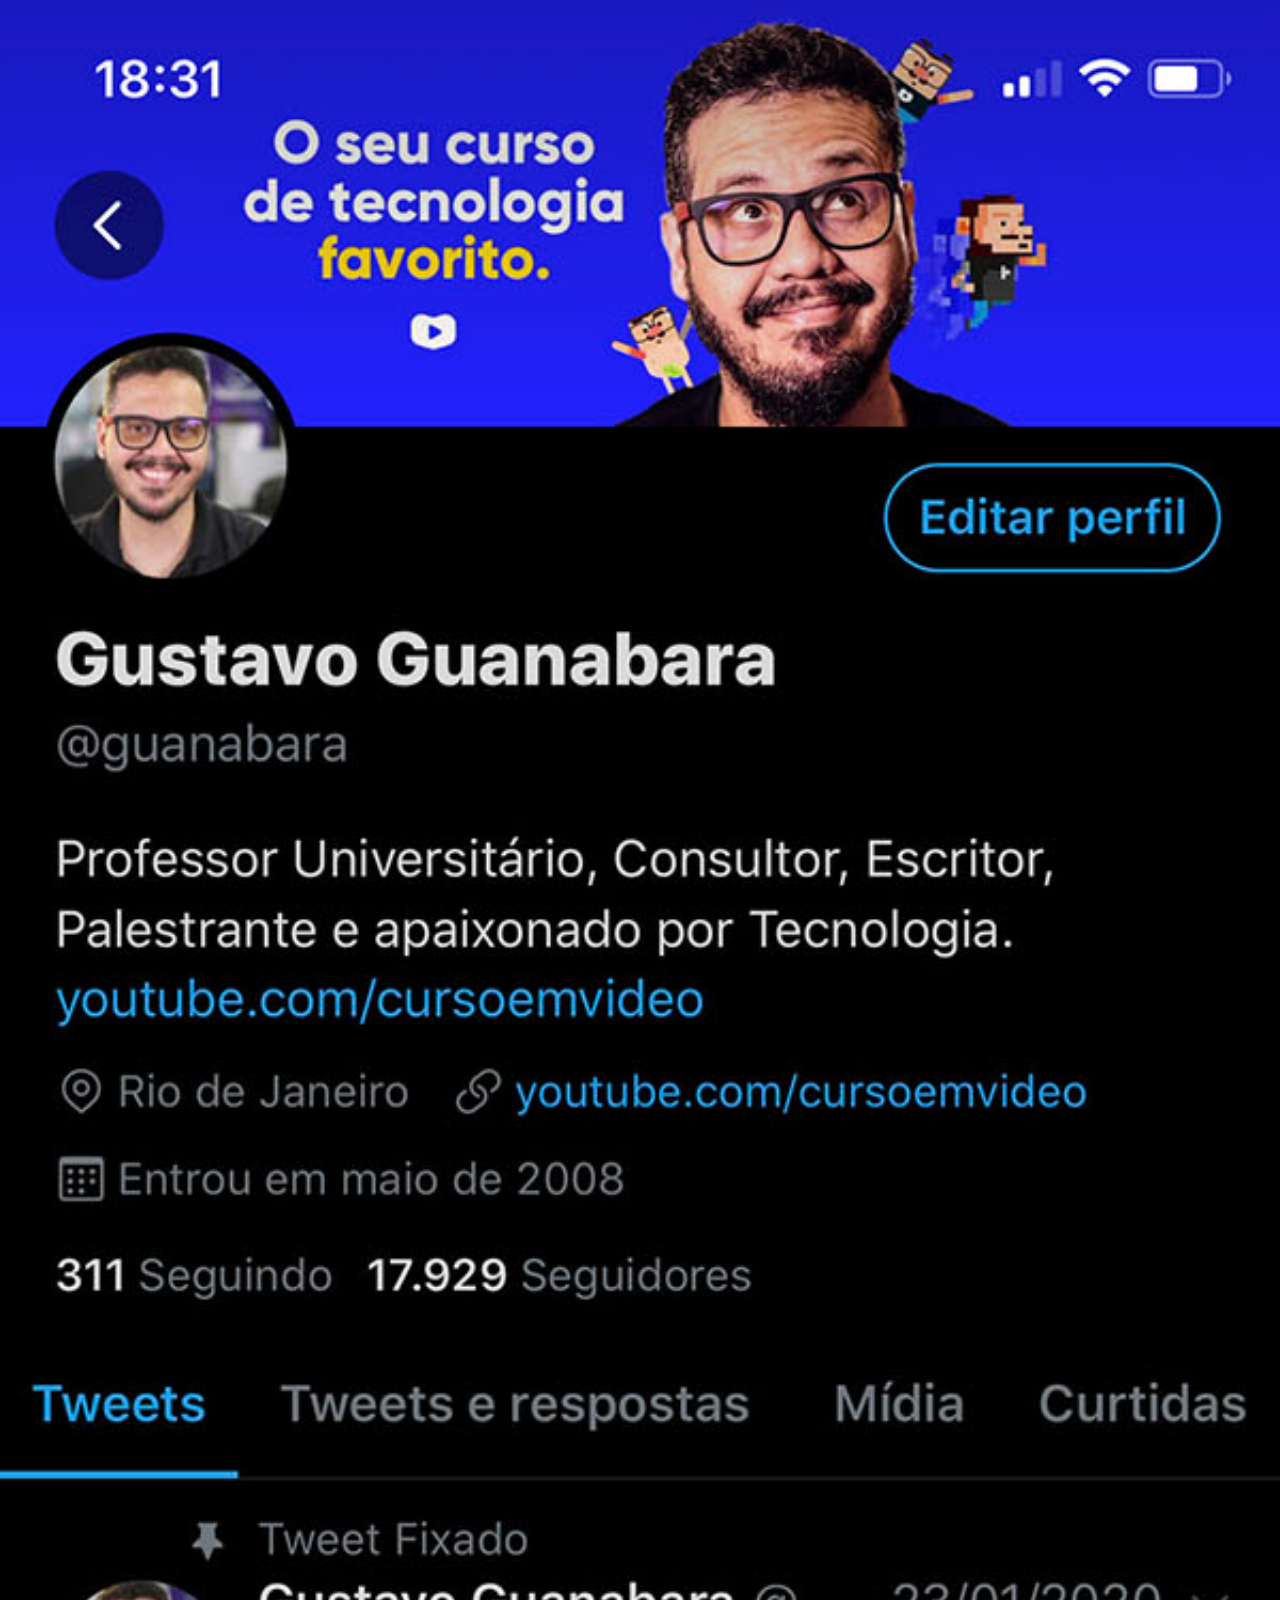
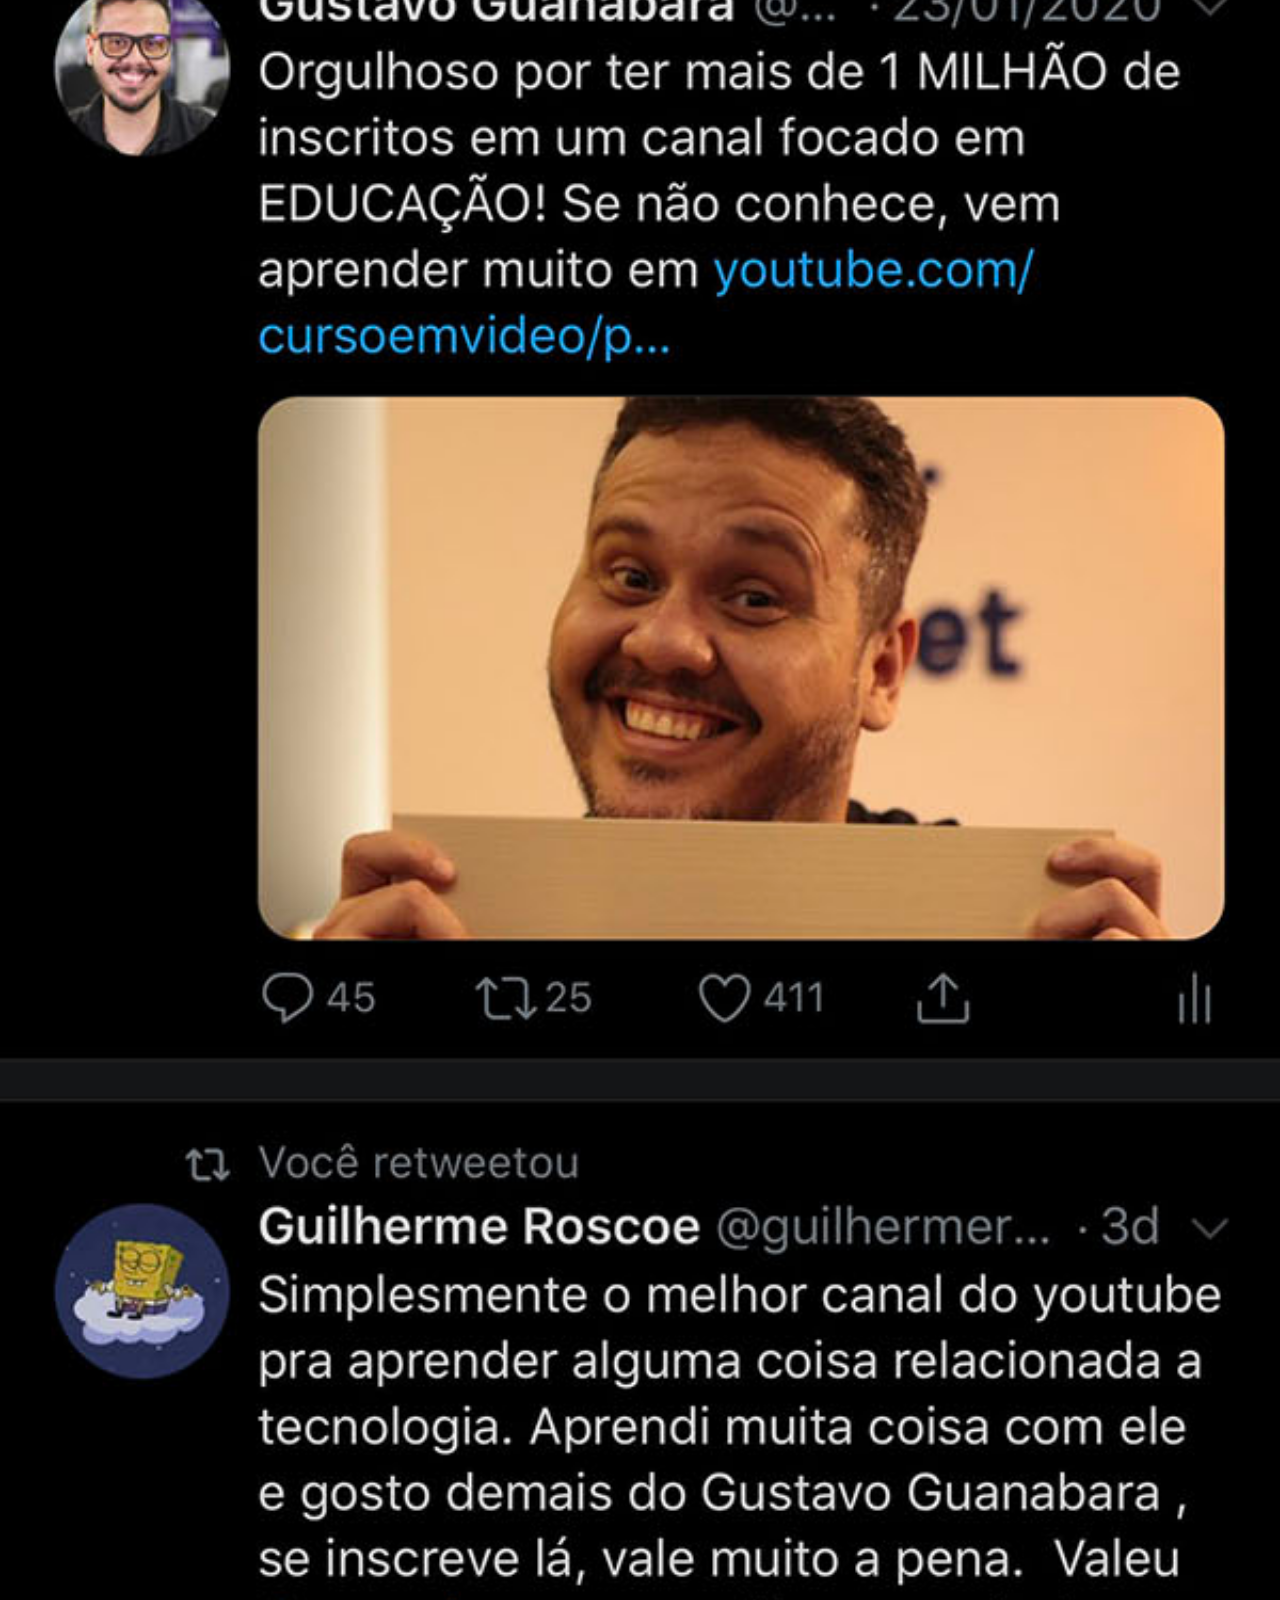
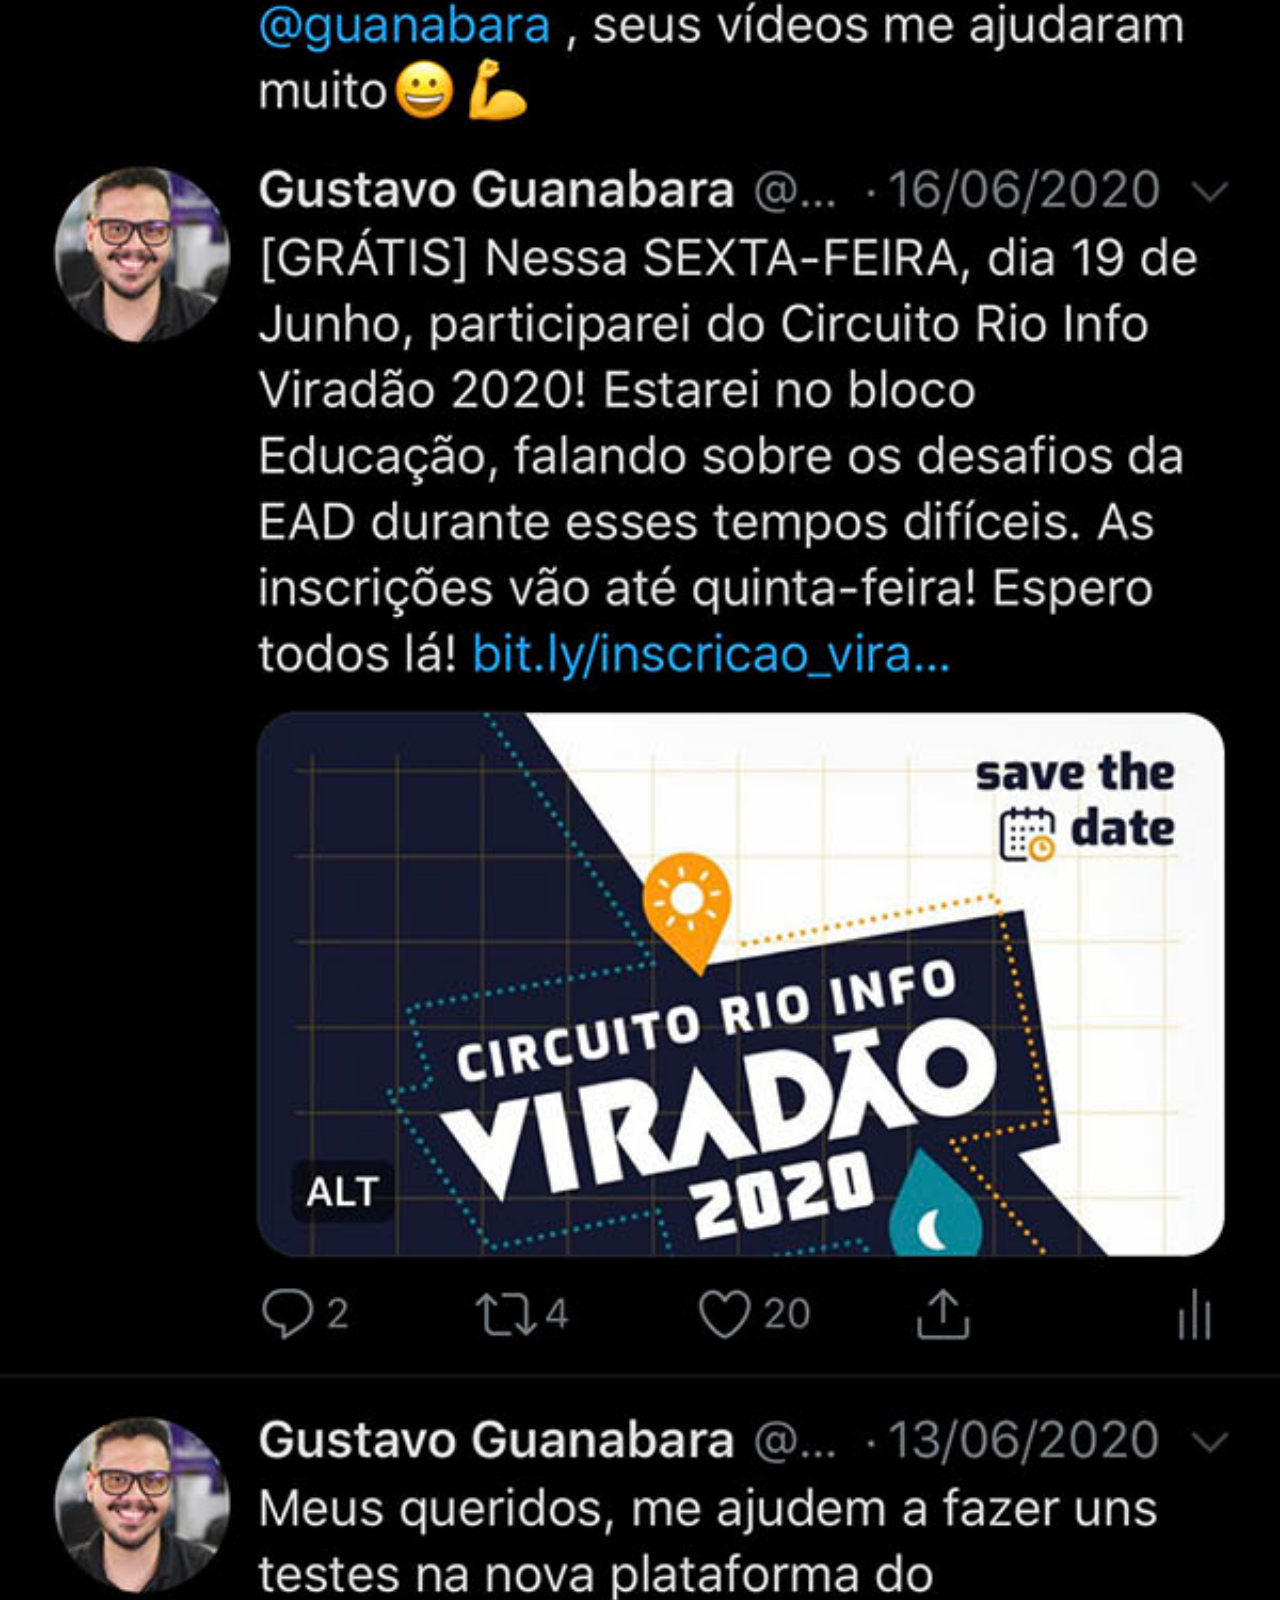
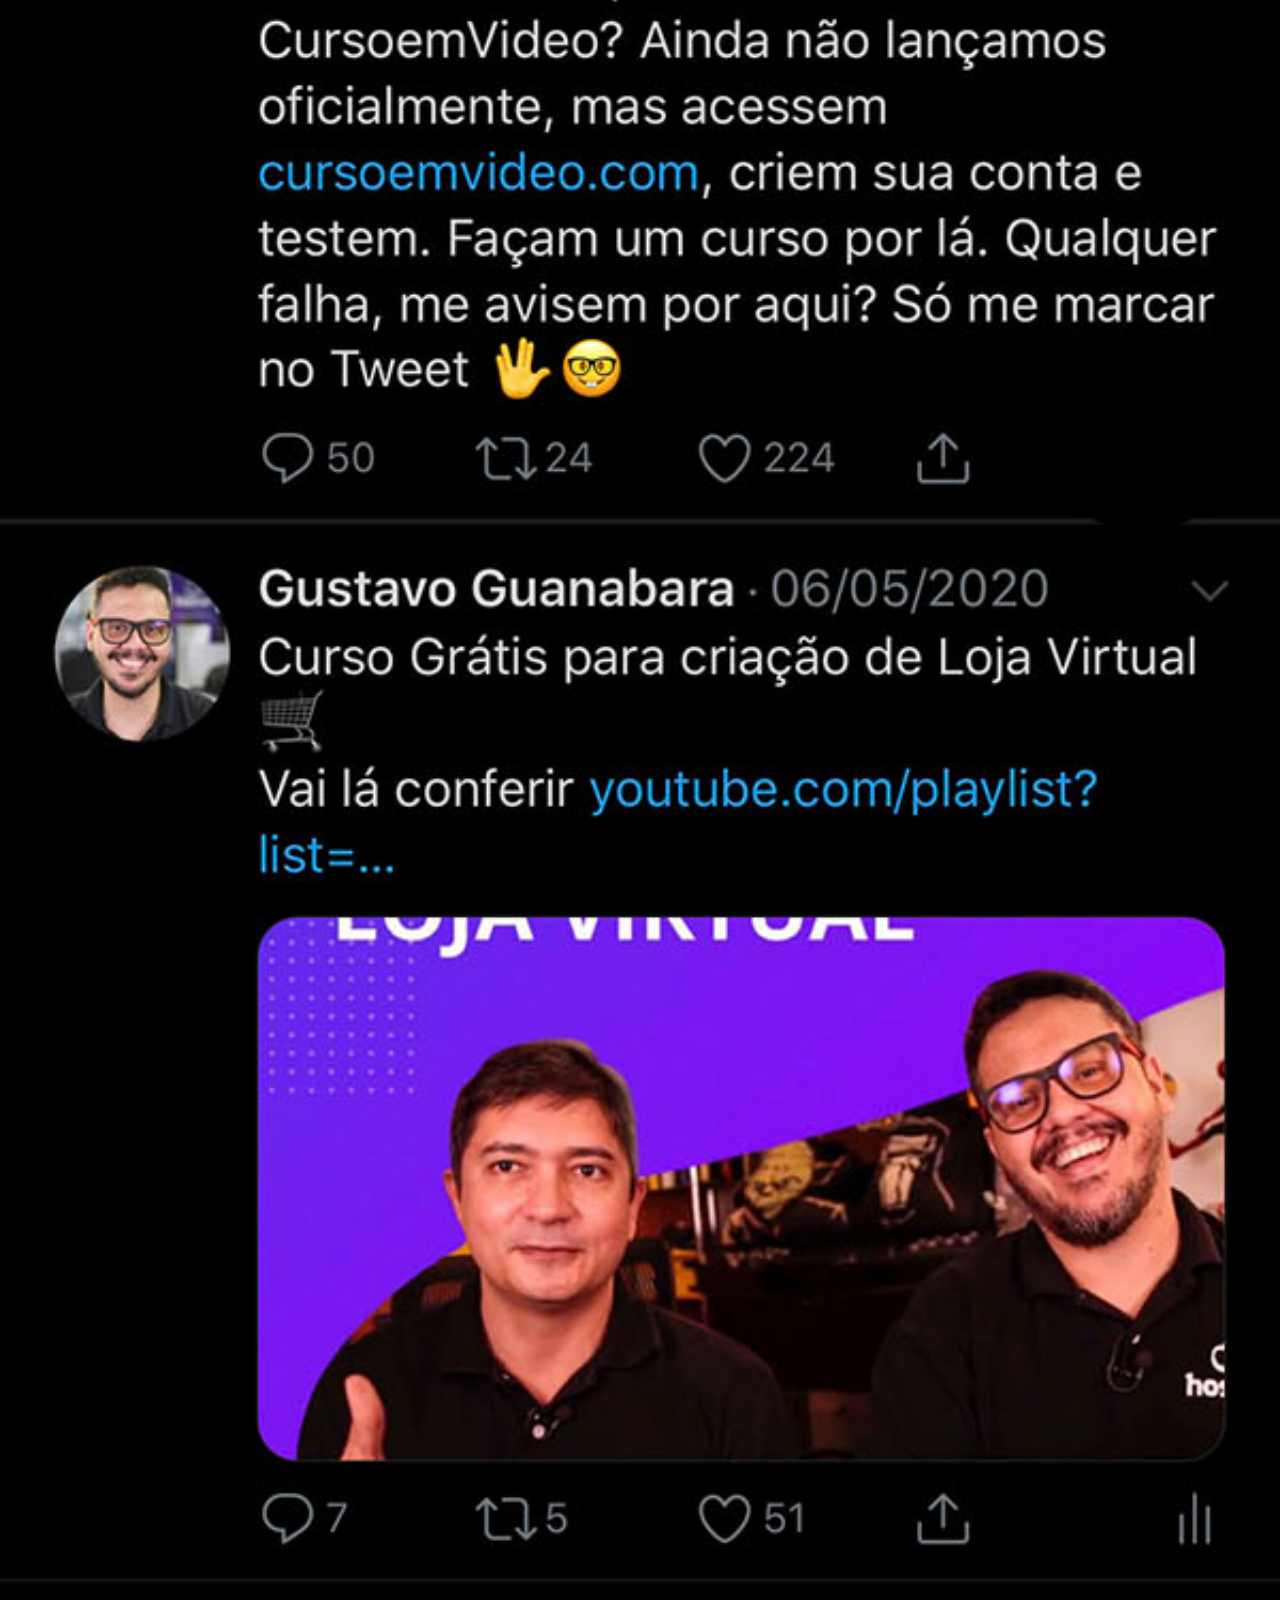
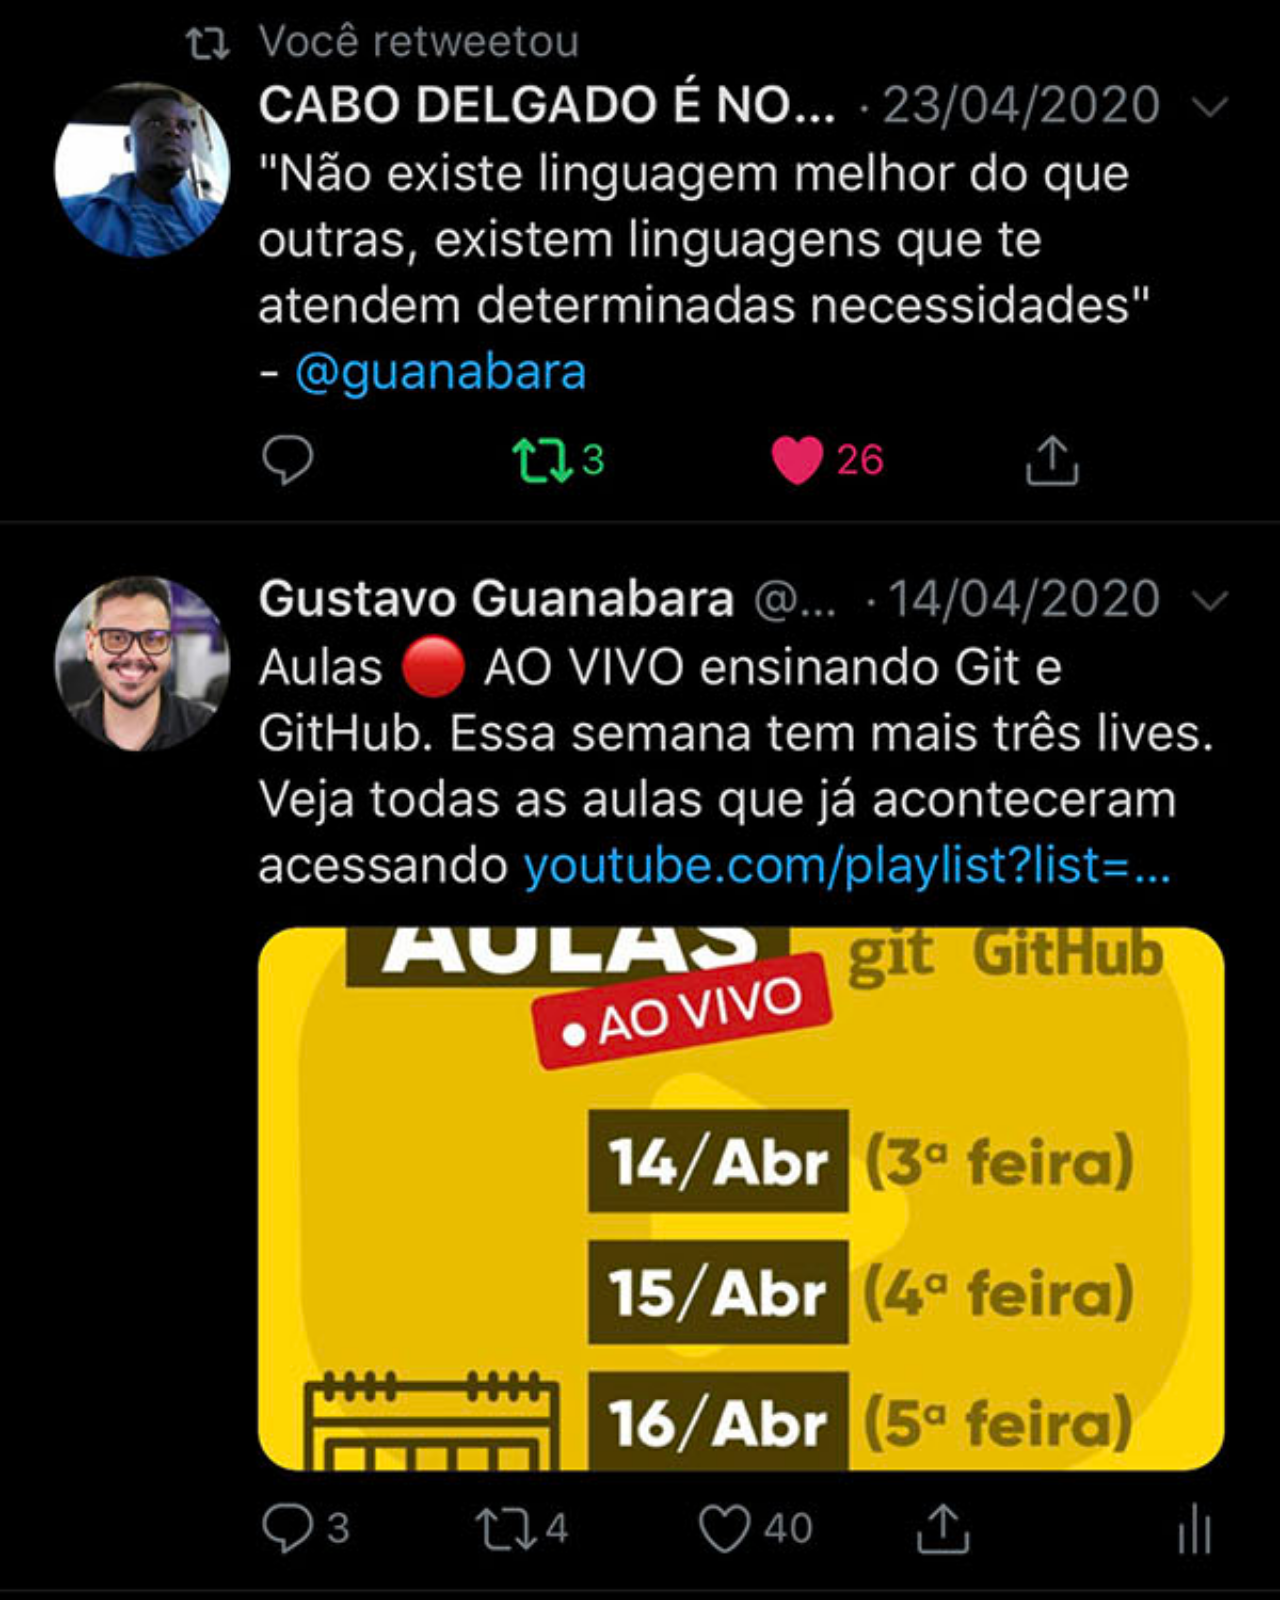
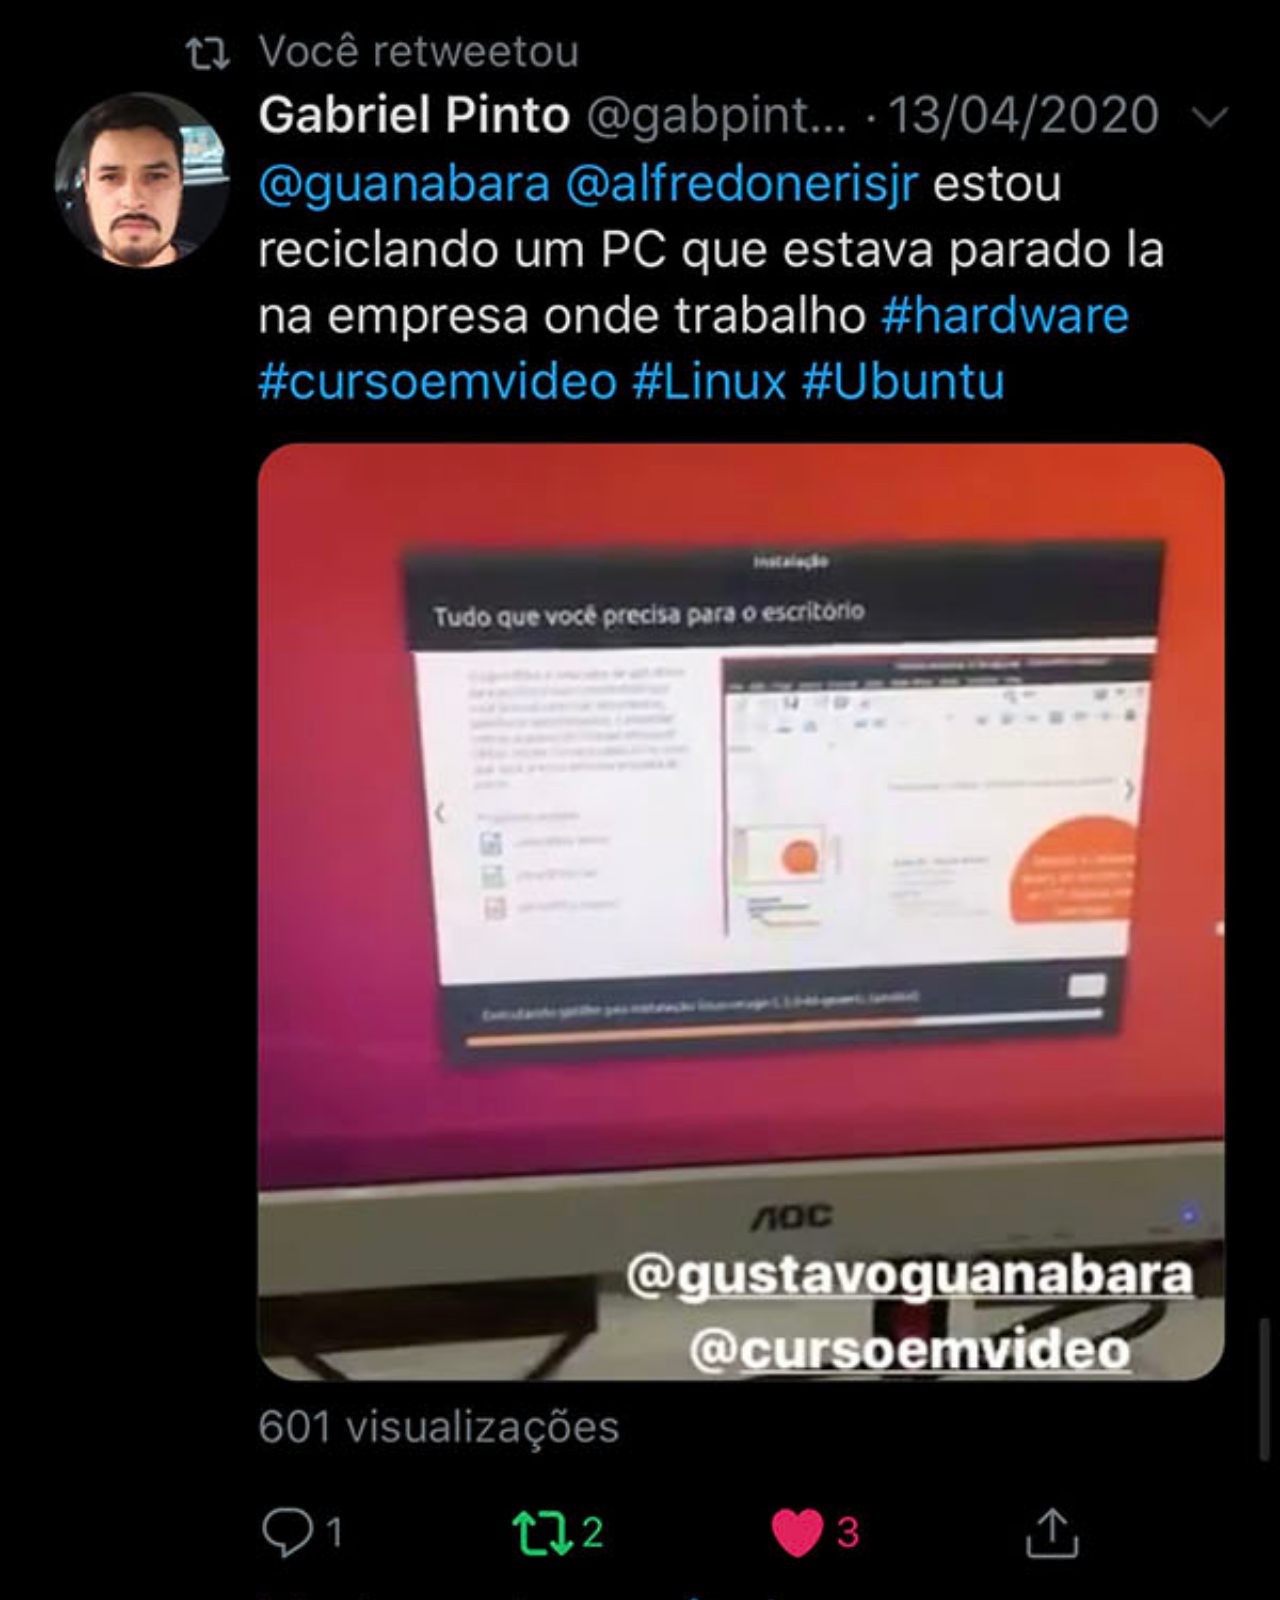
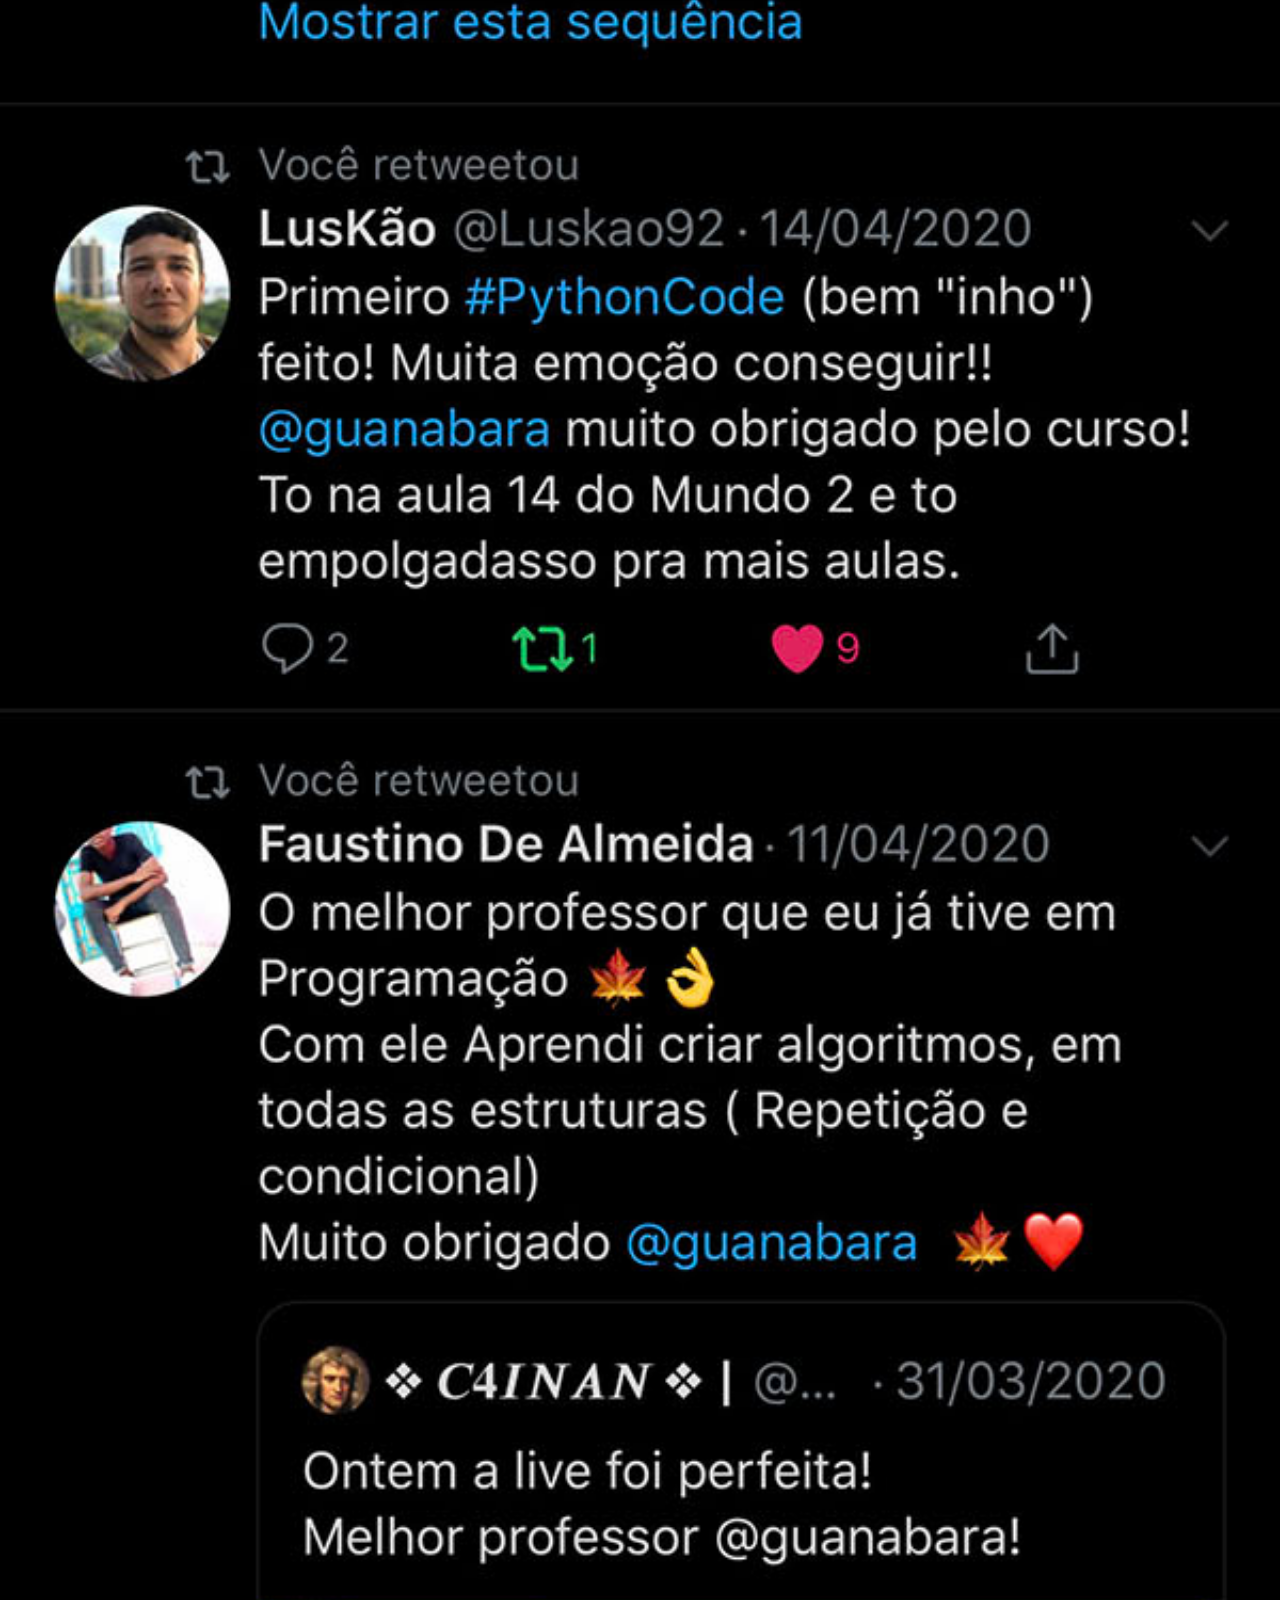
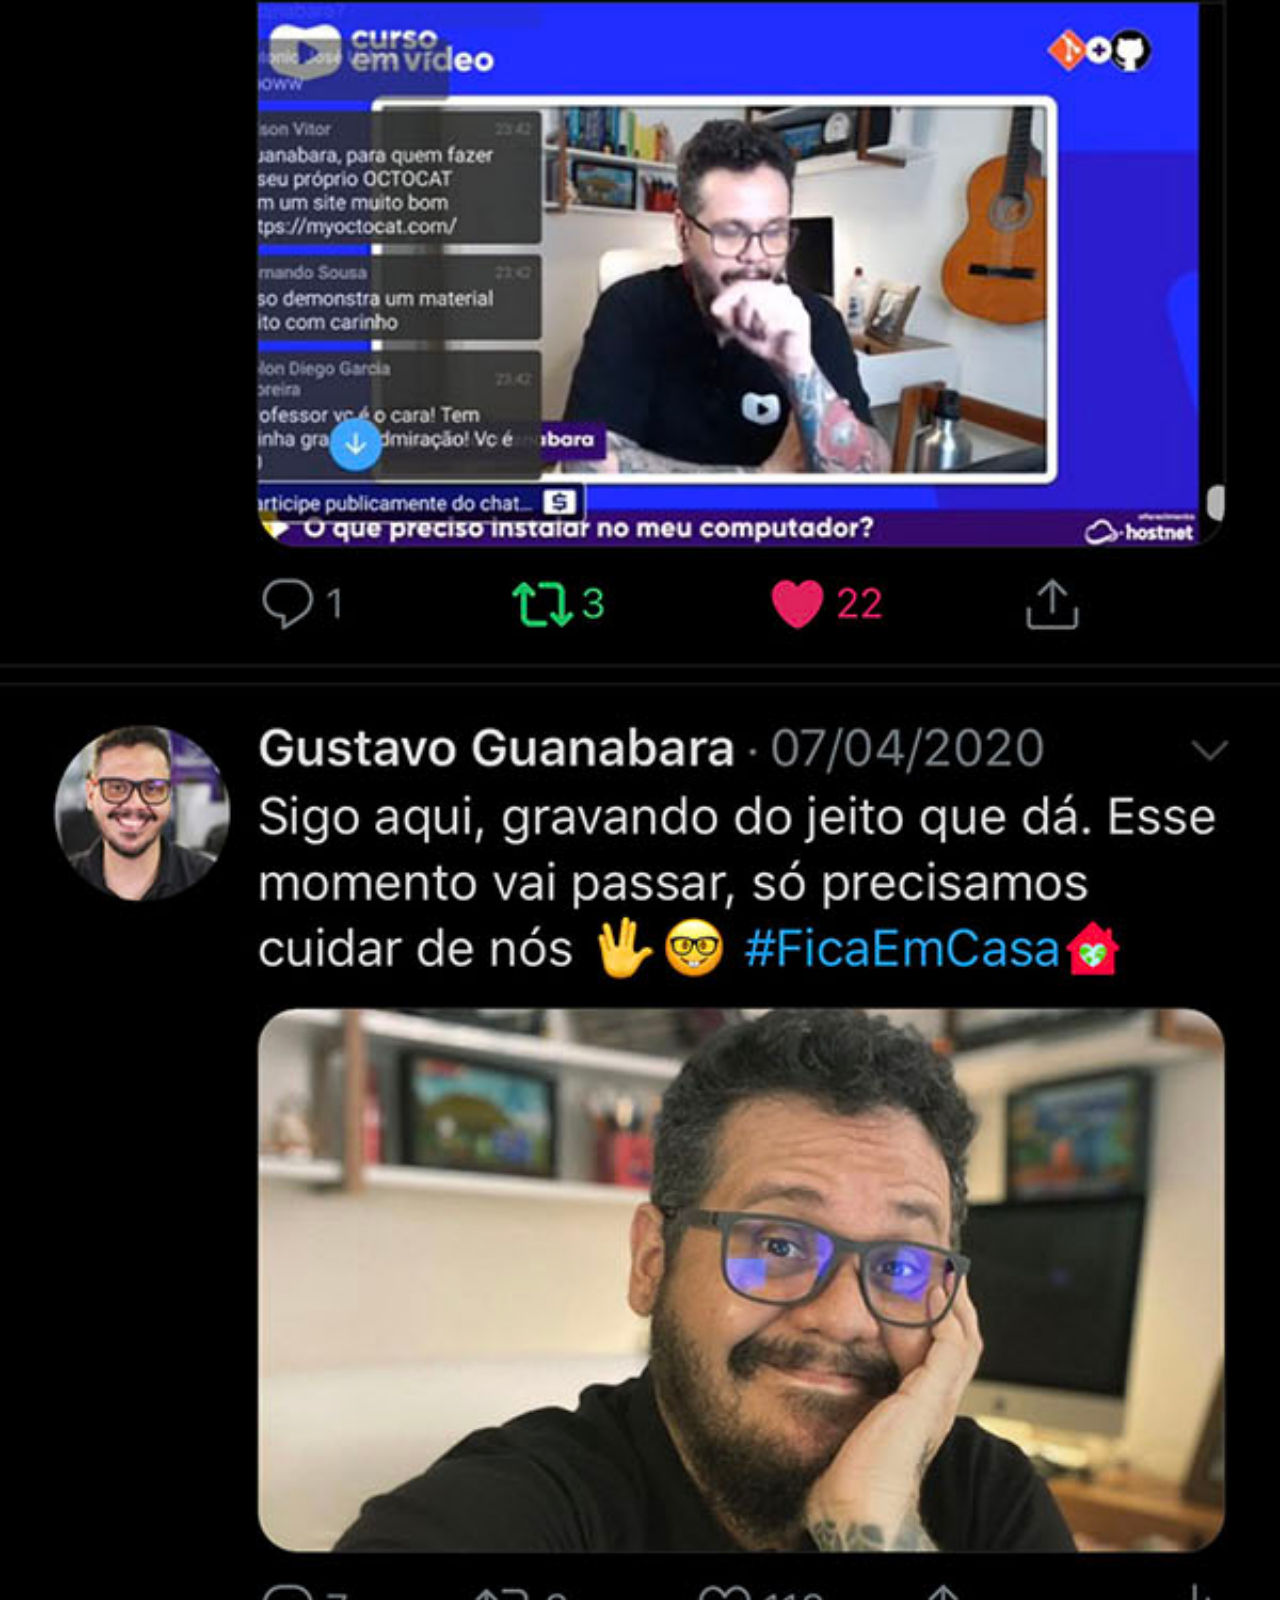
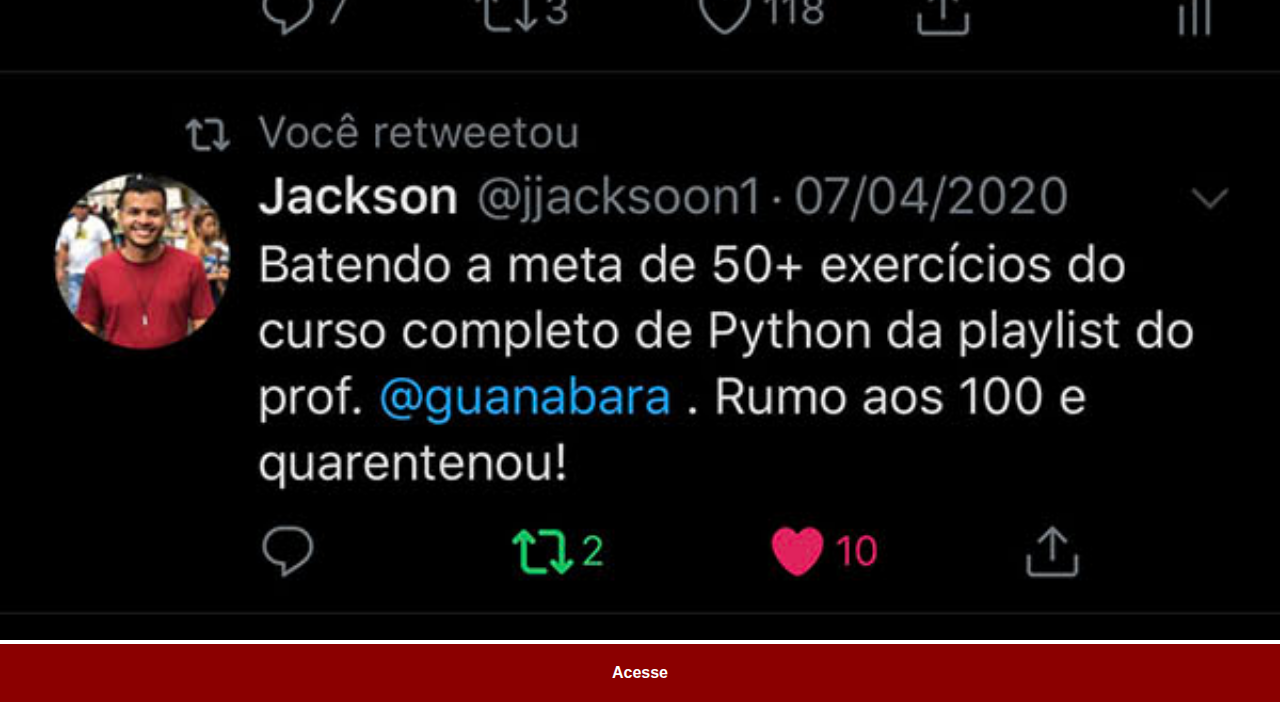
<file: x.html>
<!DOCTYPE html>
<html lang="pt-br">
<head>
    <meta charset="UTF-8">
    <meta name="viewport" content="width=device-width, initial-scale=1.0">
    <title>X</title>
    <link rel="stylesheet" href="estilos/paginas.css">
</head>
<body>
    <img src="imagens/tela-twitter.jpg" alt="x">
    <a href="https://x.com/?lang=pt-br" target="_blank"> Acesse</a>
</body>
</html>
</file>
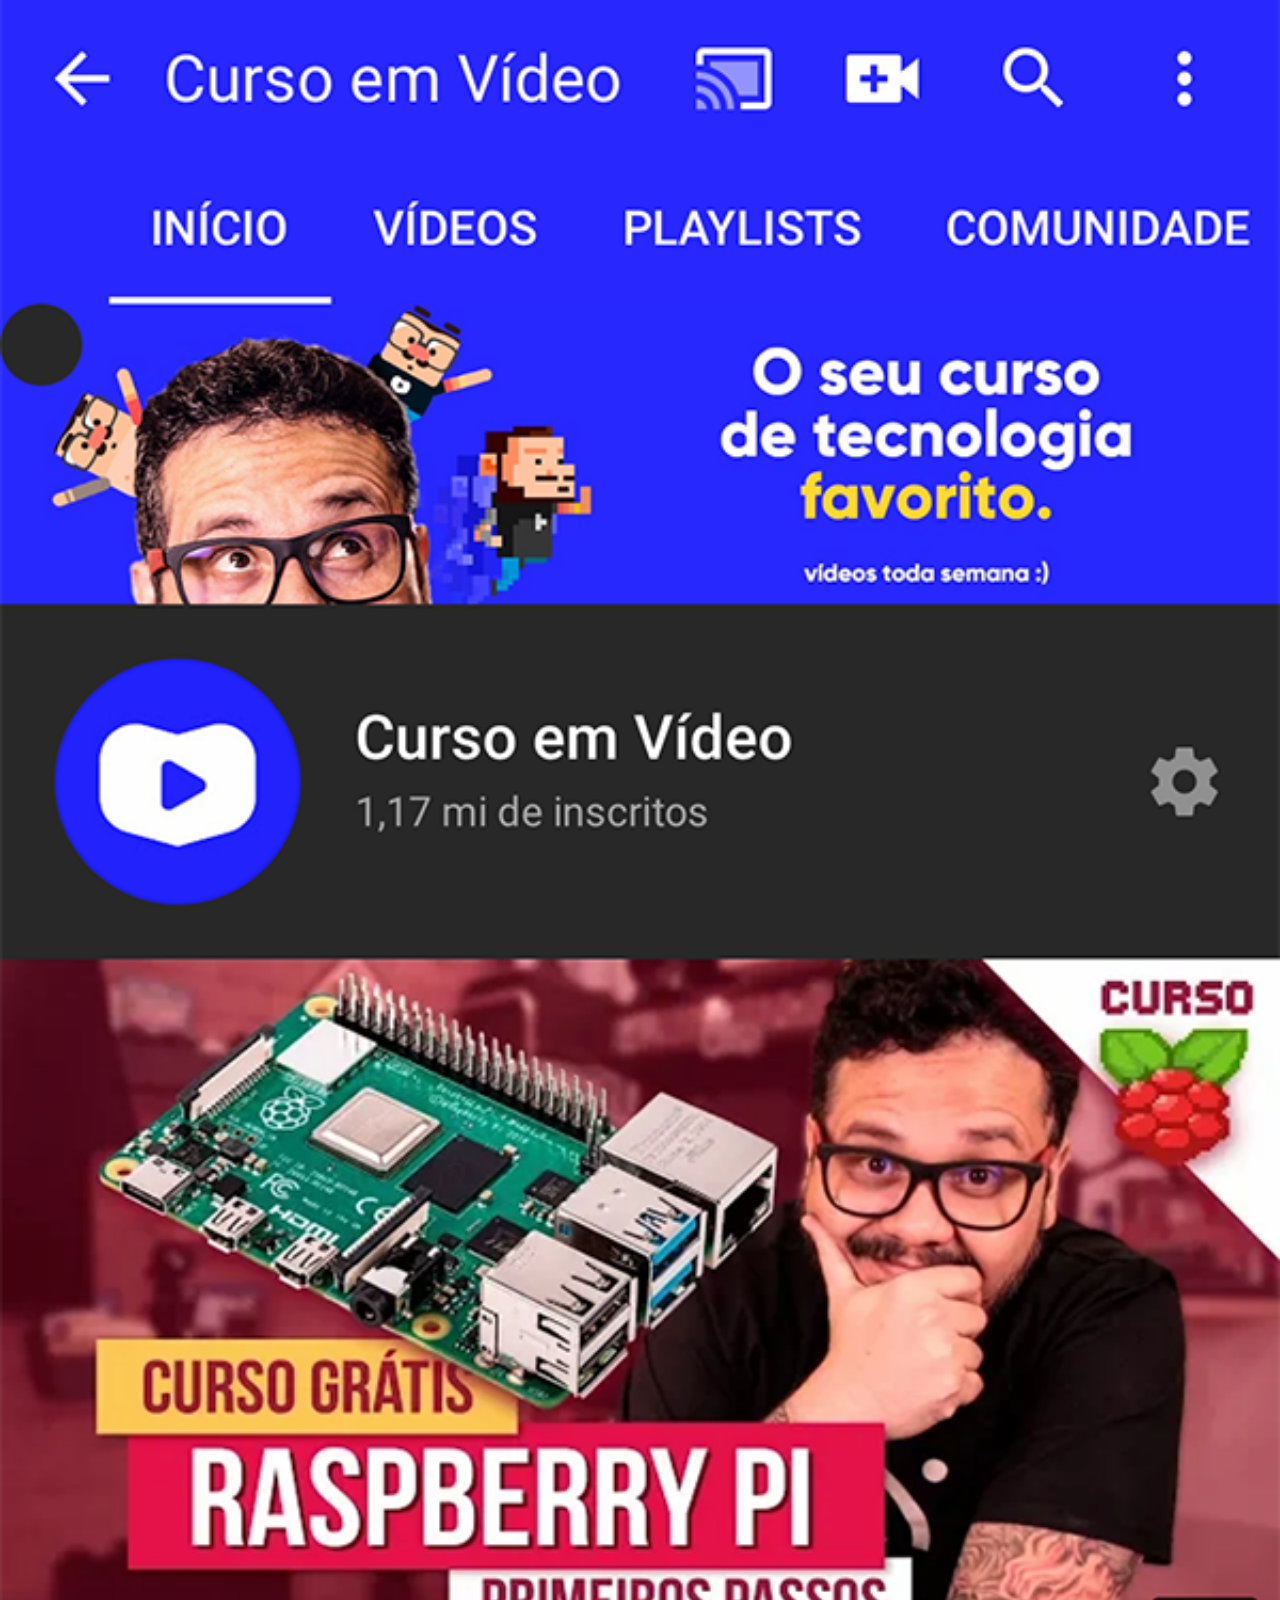
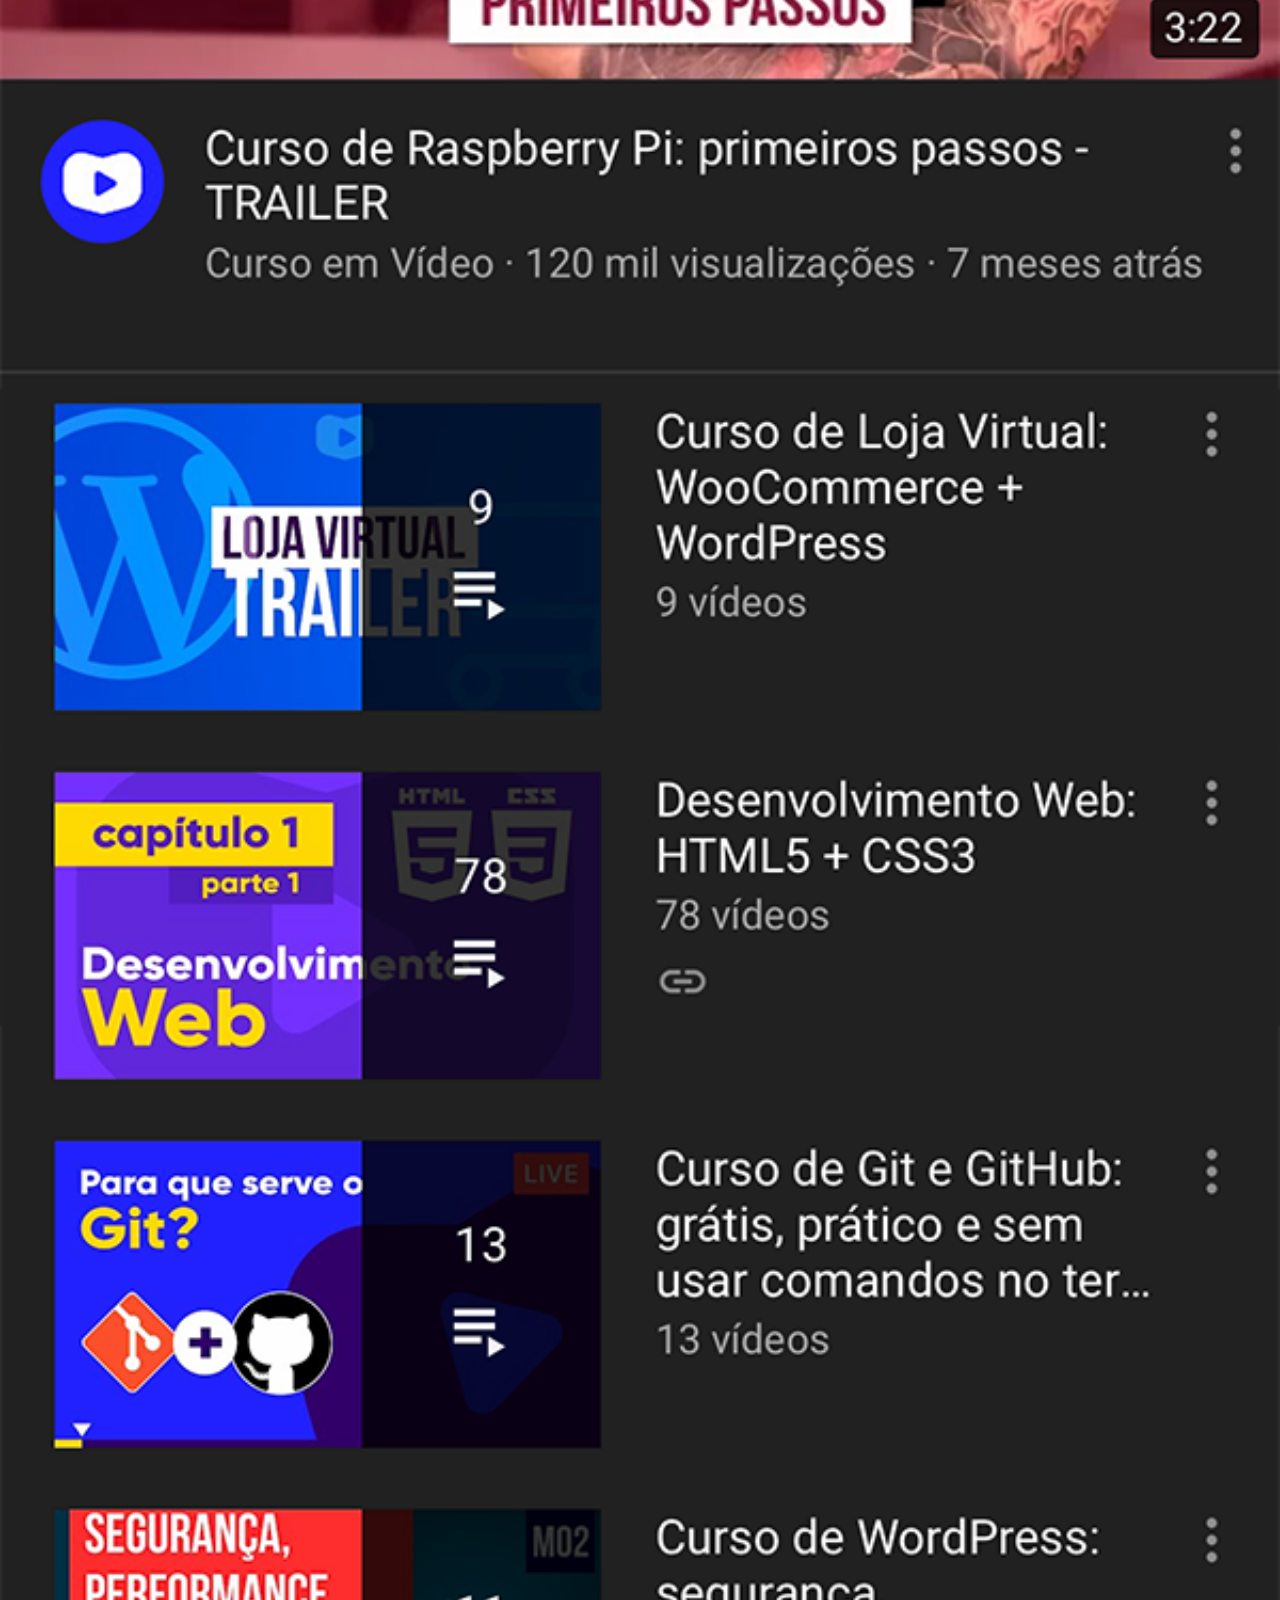
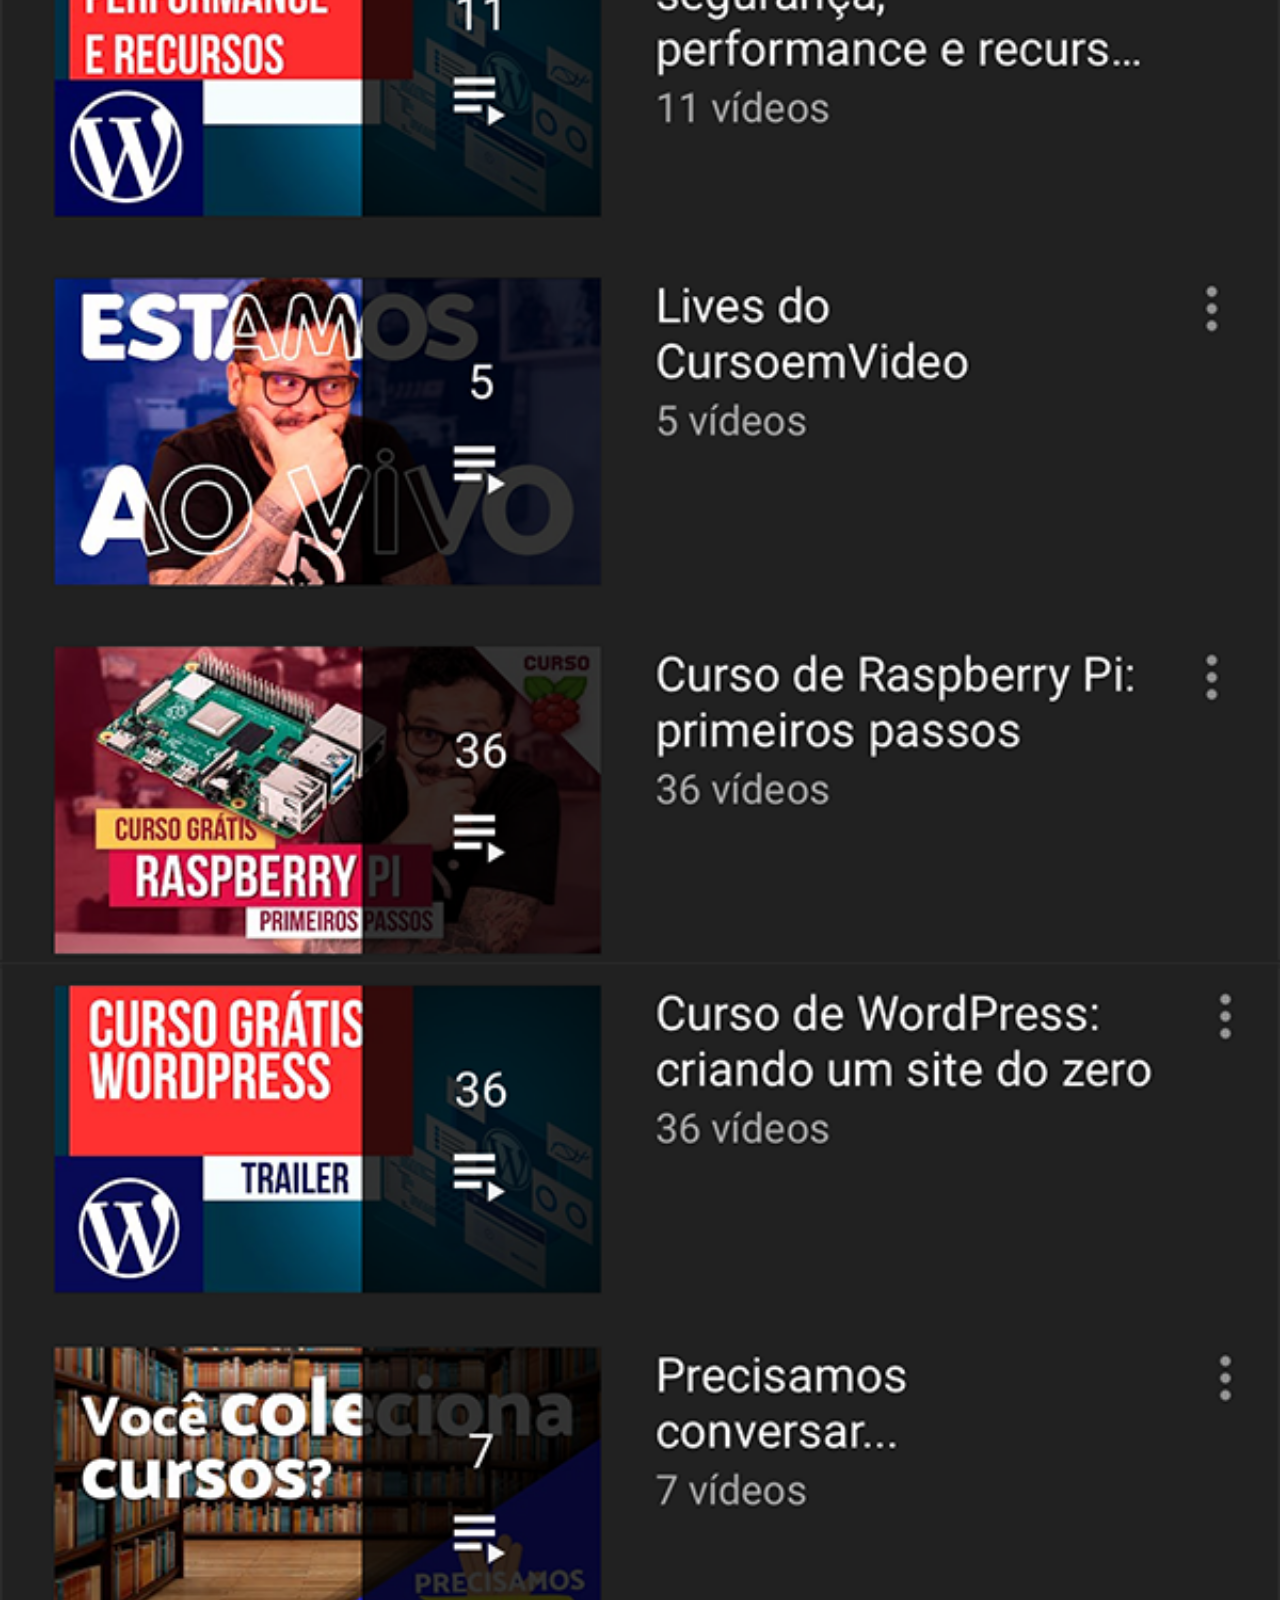
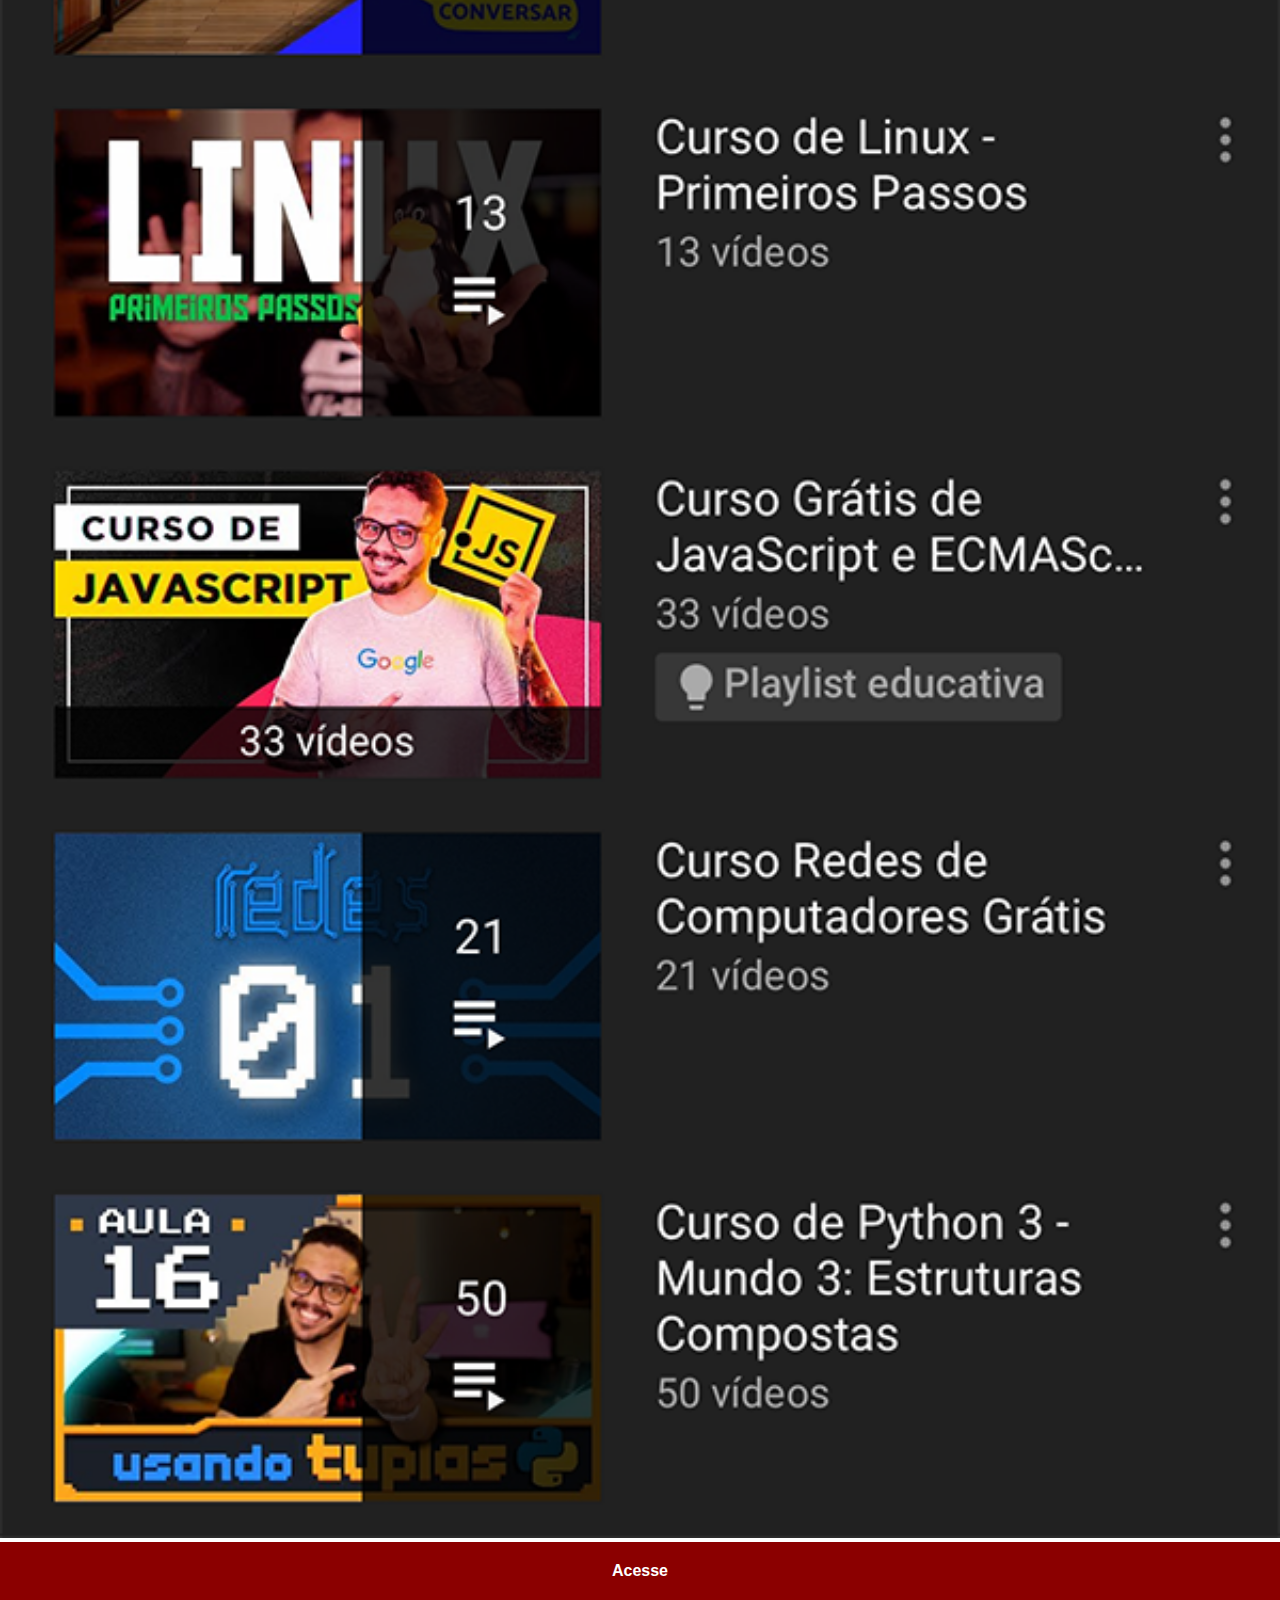
<file: youtube.html>
<!DOCTYPE html>
<html lang="pt-br">
<head>
    <meta charset="UTF-8">
    <meta name="viewport" content="width=device-width, initial-scale=1.0">
    <title>Youtube</title>
    <link rel="stylesheet" href="estilos/paginas.css">
    
</head>

<body>

    <img src="imagens/tela-youtube.png" alt="youtbe">
    <a href="https://www.youtube.com/" target="_blank">Acesse</a>
    
</body>
</html>
</file>
<file: estilos/style.css>
@charset "utf-8";

*{
    margin: 0;
    padding: 0;
}

html,body{
    height: 100vh;
    width: 100vw;
    background-color: black;
}
body{   background-color: aquamarine;
        background: url('../imagens/fundo-madeira.jpg') no-repeat top center;
        background-size: cover;
        background-attachment: fixed;
}
main{
    position: relative;
    height: 100vh;   
}

section#telefone{
    height: 627px;
    width: 311px;
    background-color: rgb(1, 1, 7);
    position: absolute;
    top:50%;
    left: 50%;
    transform: translate(-50%, -50%);
    background: url('../imagens/frame-iphone.png') no-repeat;

}

iframe#tela{
    position: relative;
    left: 22px;
    top: 80px; ;
    width: 266px;
    height: 472px ;
    background-size: cover;
}
section#menu{
    text-align: right;
}
section#menu img{
    width:50px;
    border-radius: 50%;
    box-shadow: 2px 2px 5px rgba(0, 0, 0, 0.651);
    margin: 10px;
    box-sizing: border-box;
}
section#menu img:hover{
    border: 2px solid white;
}
</file>
<file: estilos/paginas.css>
@charset "UTF-8";

*{
    margin: 0px;
    padding: 0px;   
    font-family: Arial, Helvetica, sans-serif;
}
::-webkit-scrollbar{
    width: 0px;
    height: 0px ;
}

img{
    width: 100vw;
}

a{
    text-align: center;
    display: block;
    font-weight: bold;
    background-color: darkred;
    text-decoration: none;
    color: white;
    padding: 20px;
}
a:hover{
    background-color: red;
}
</file>
